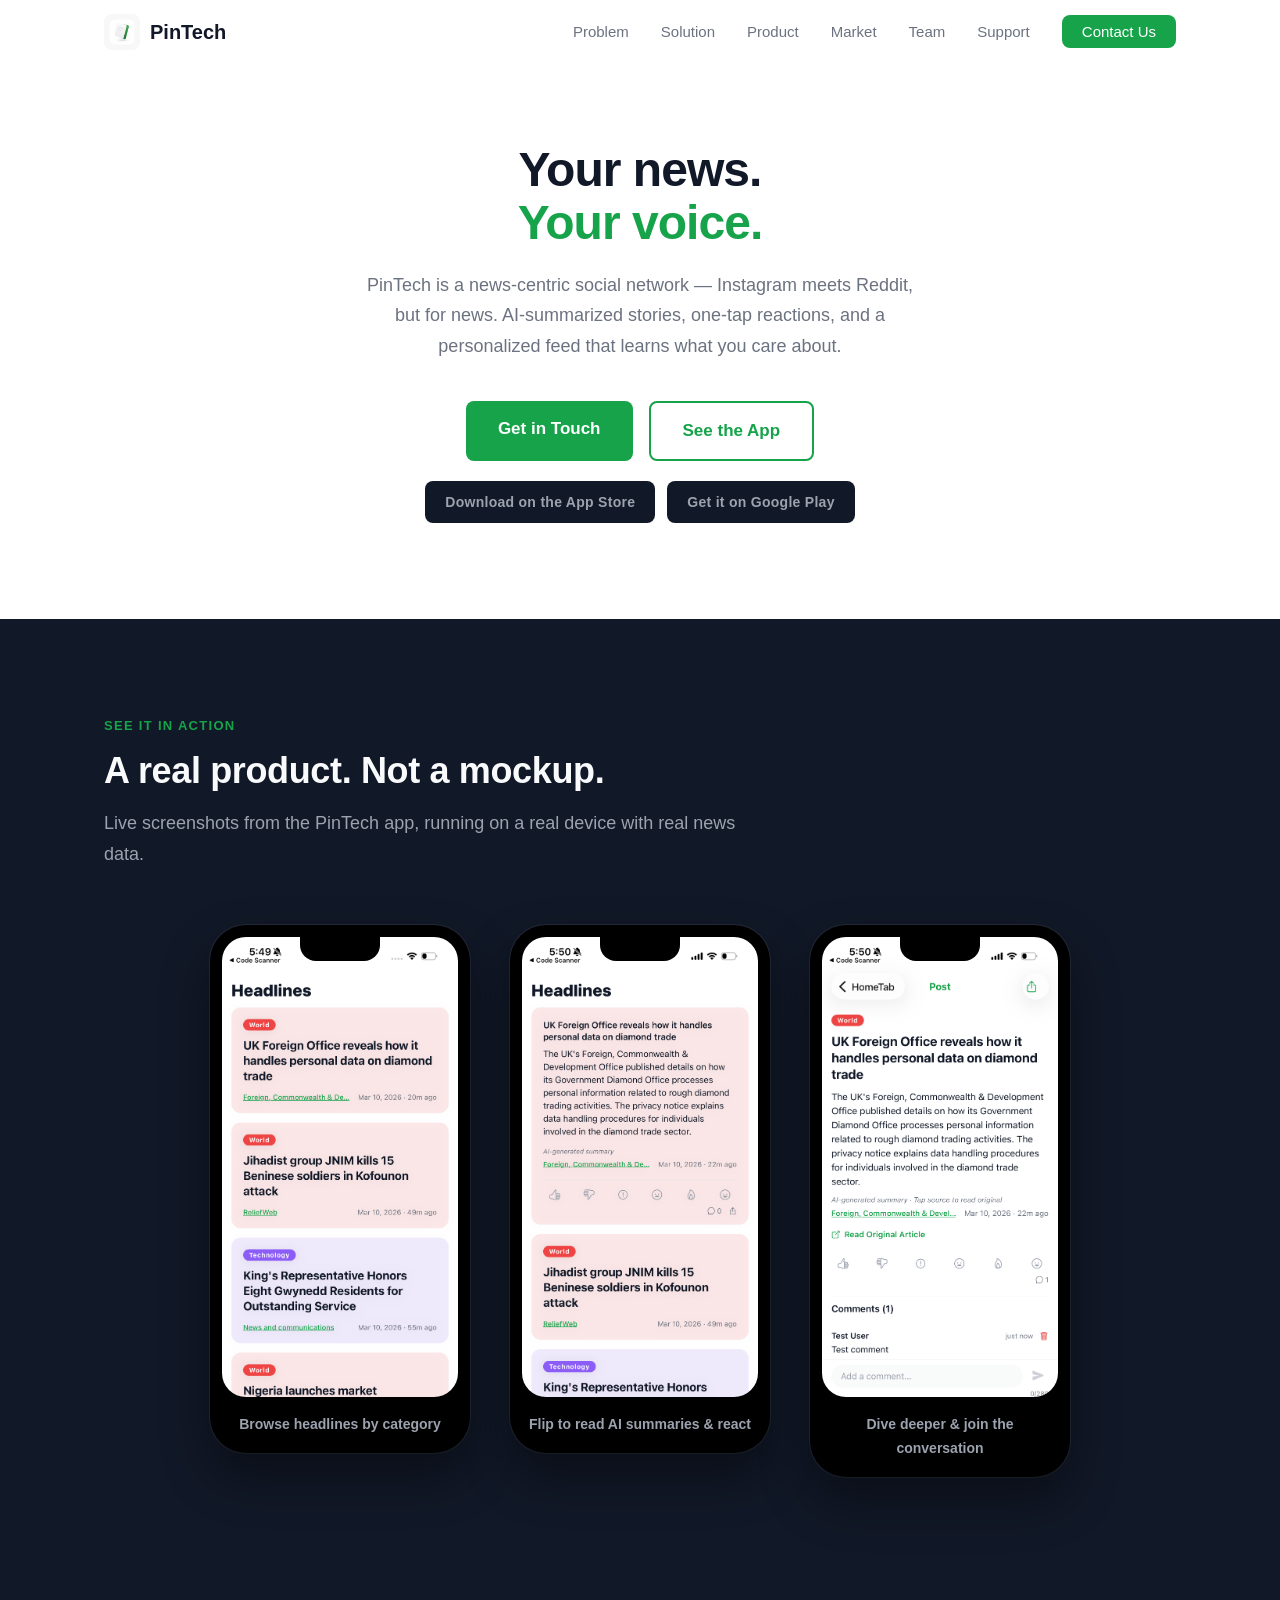
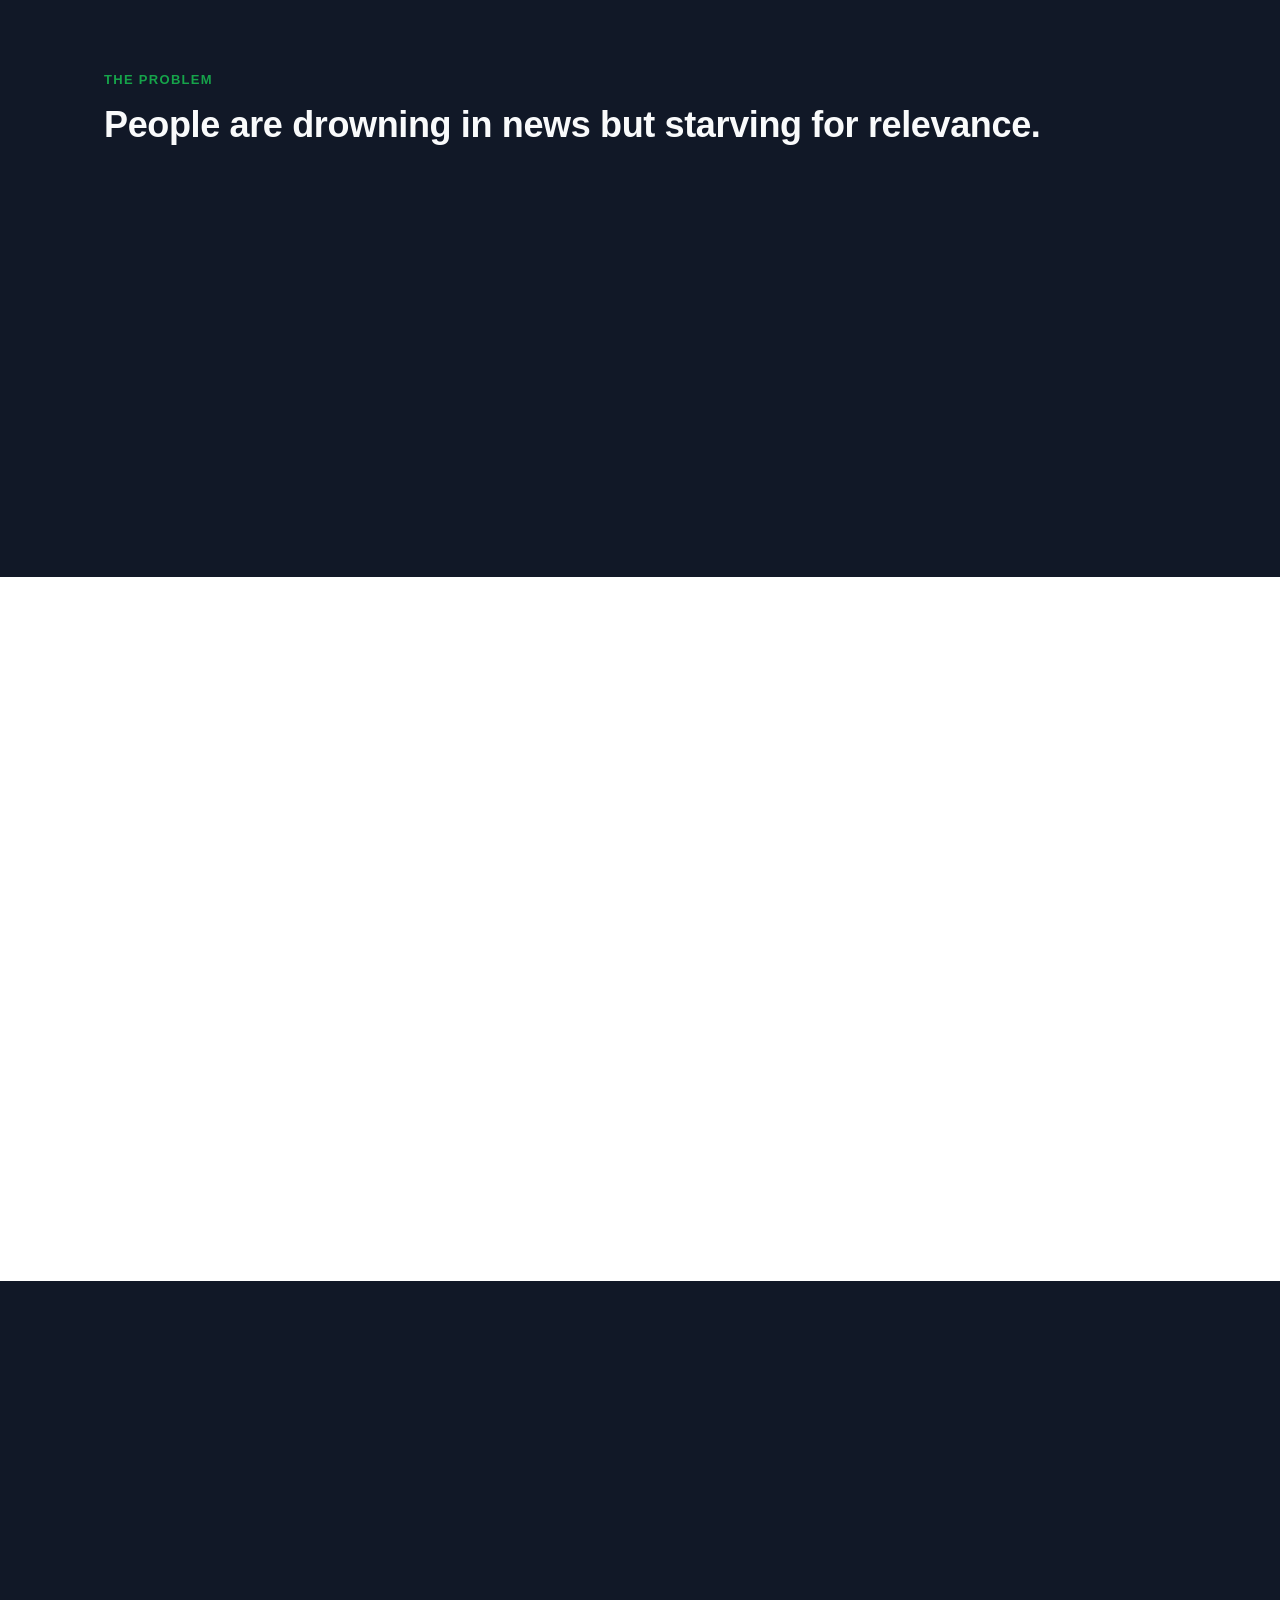
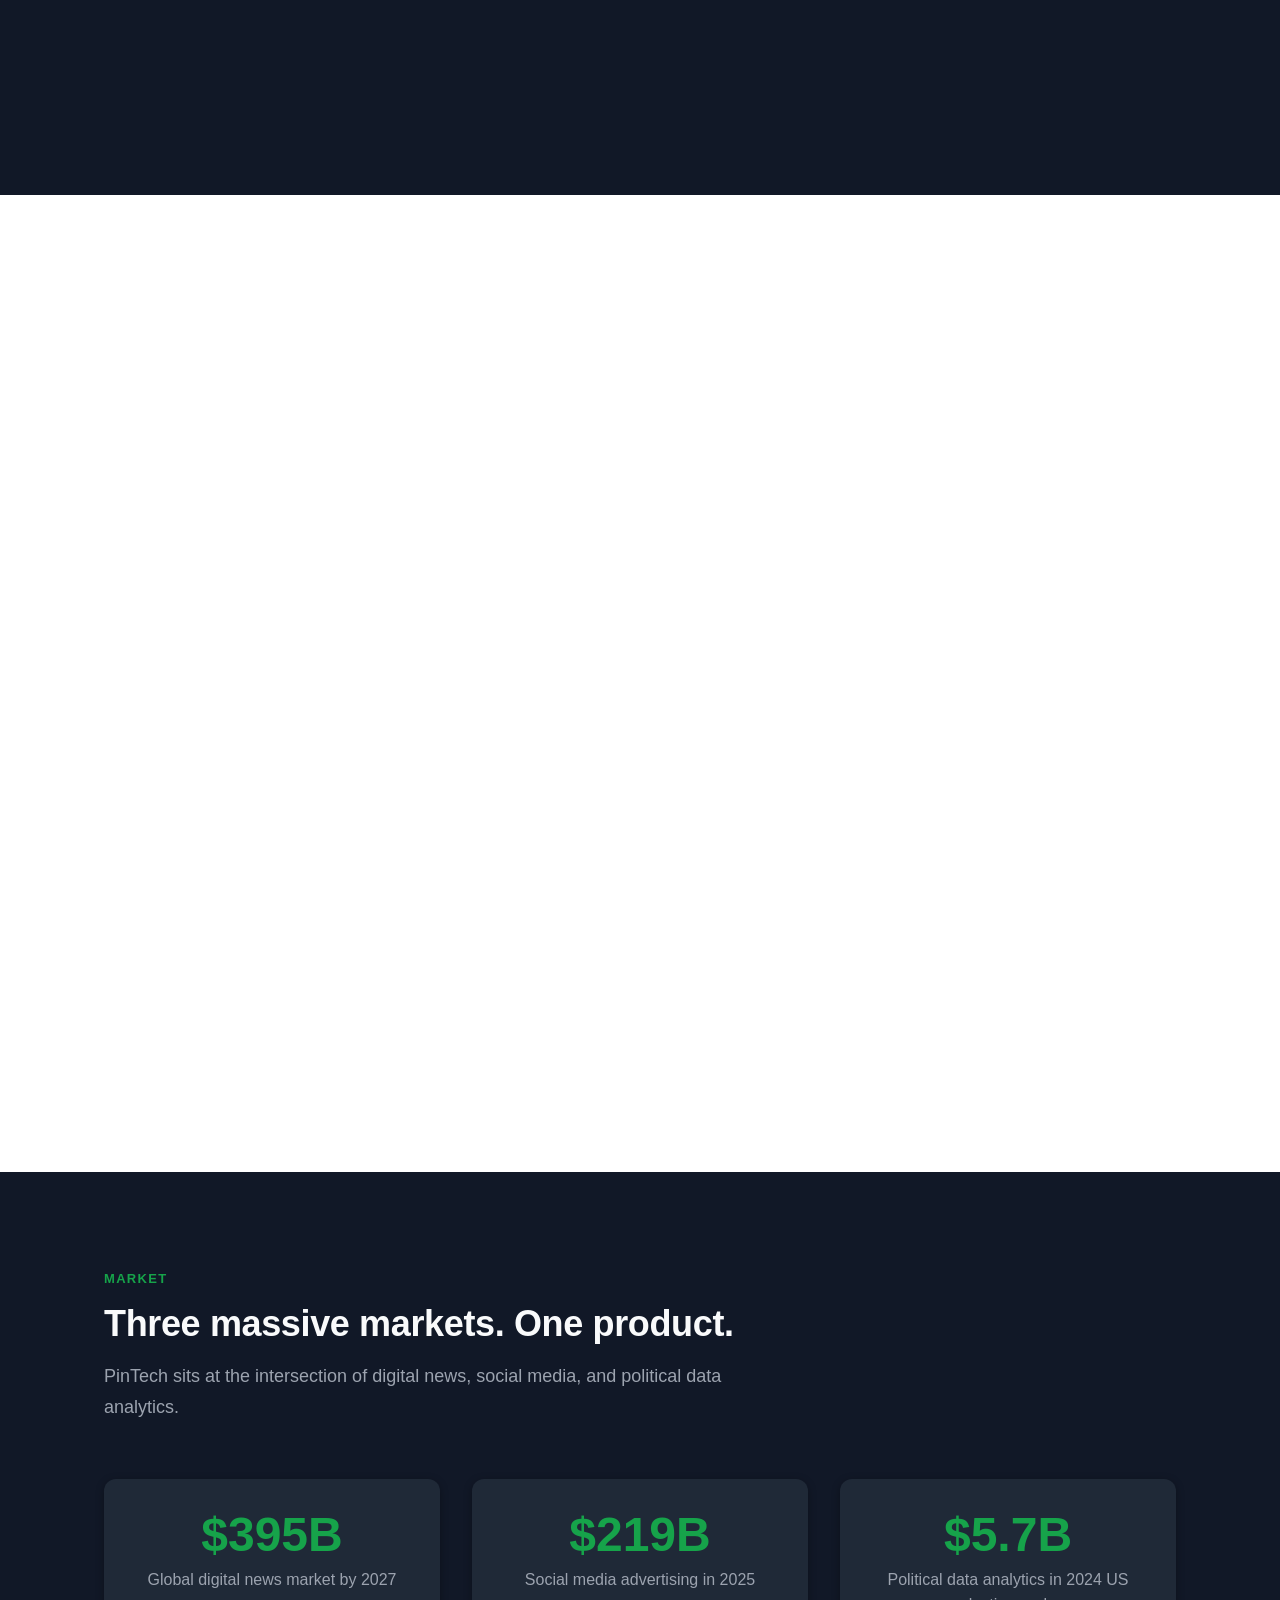
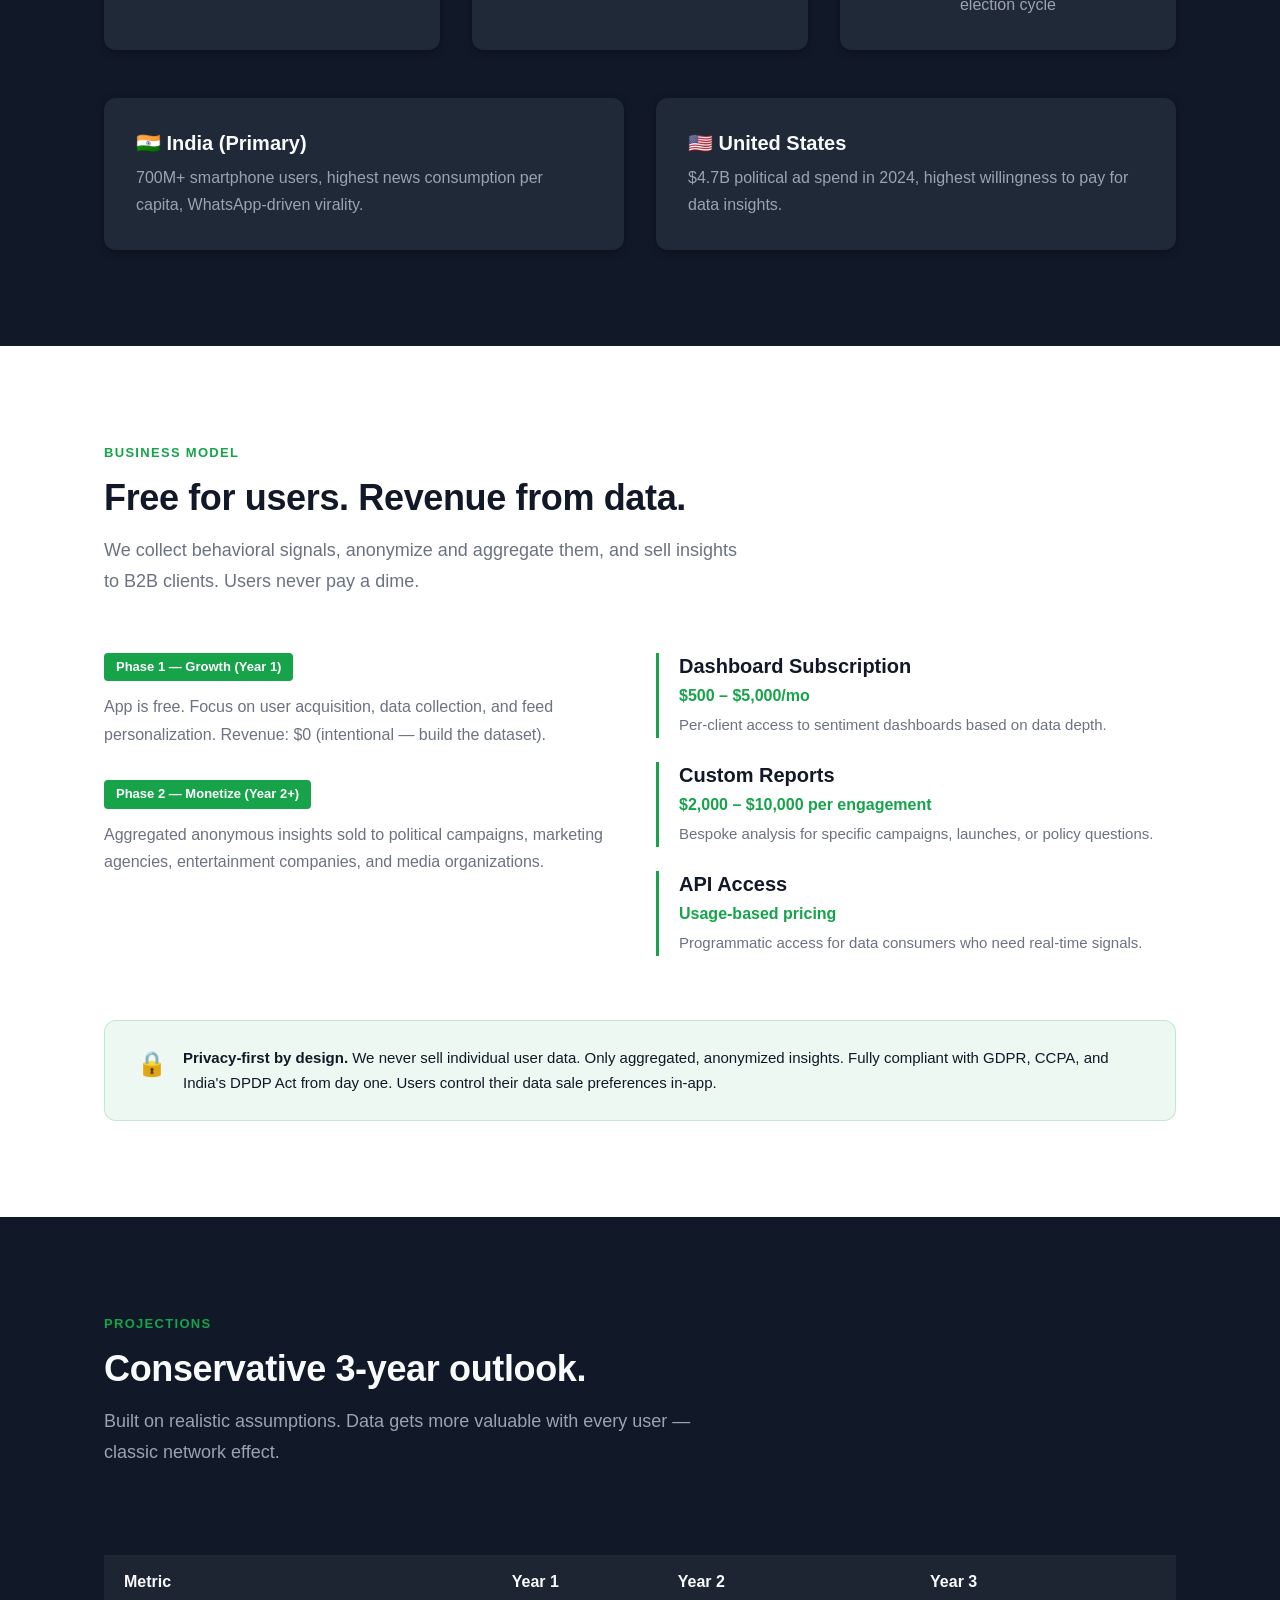
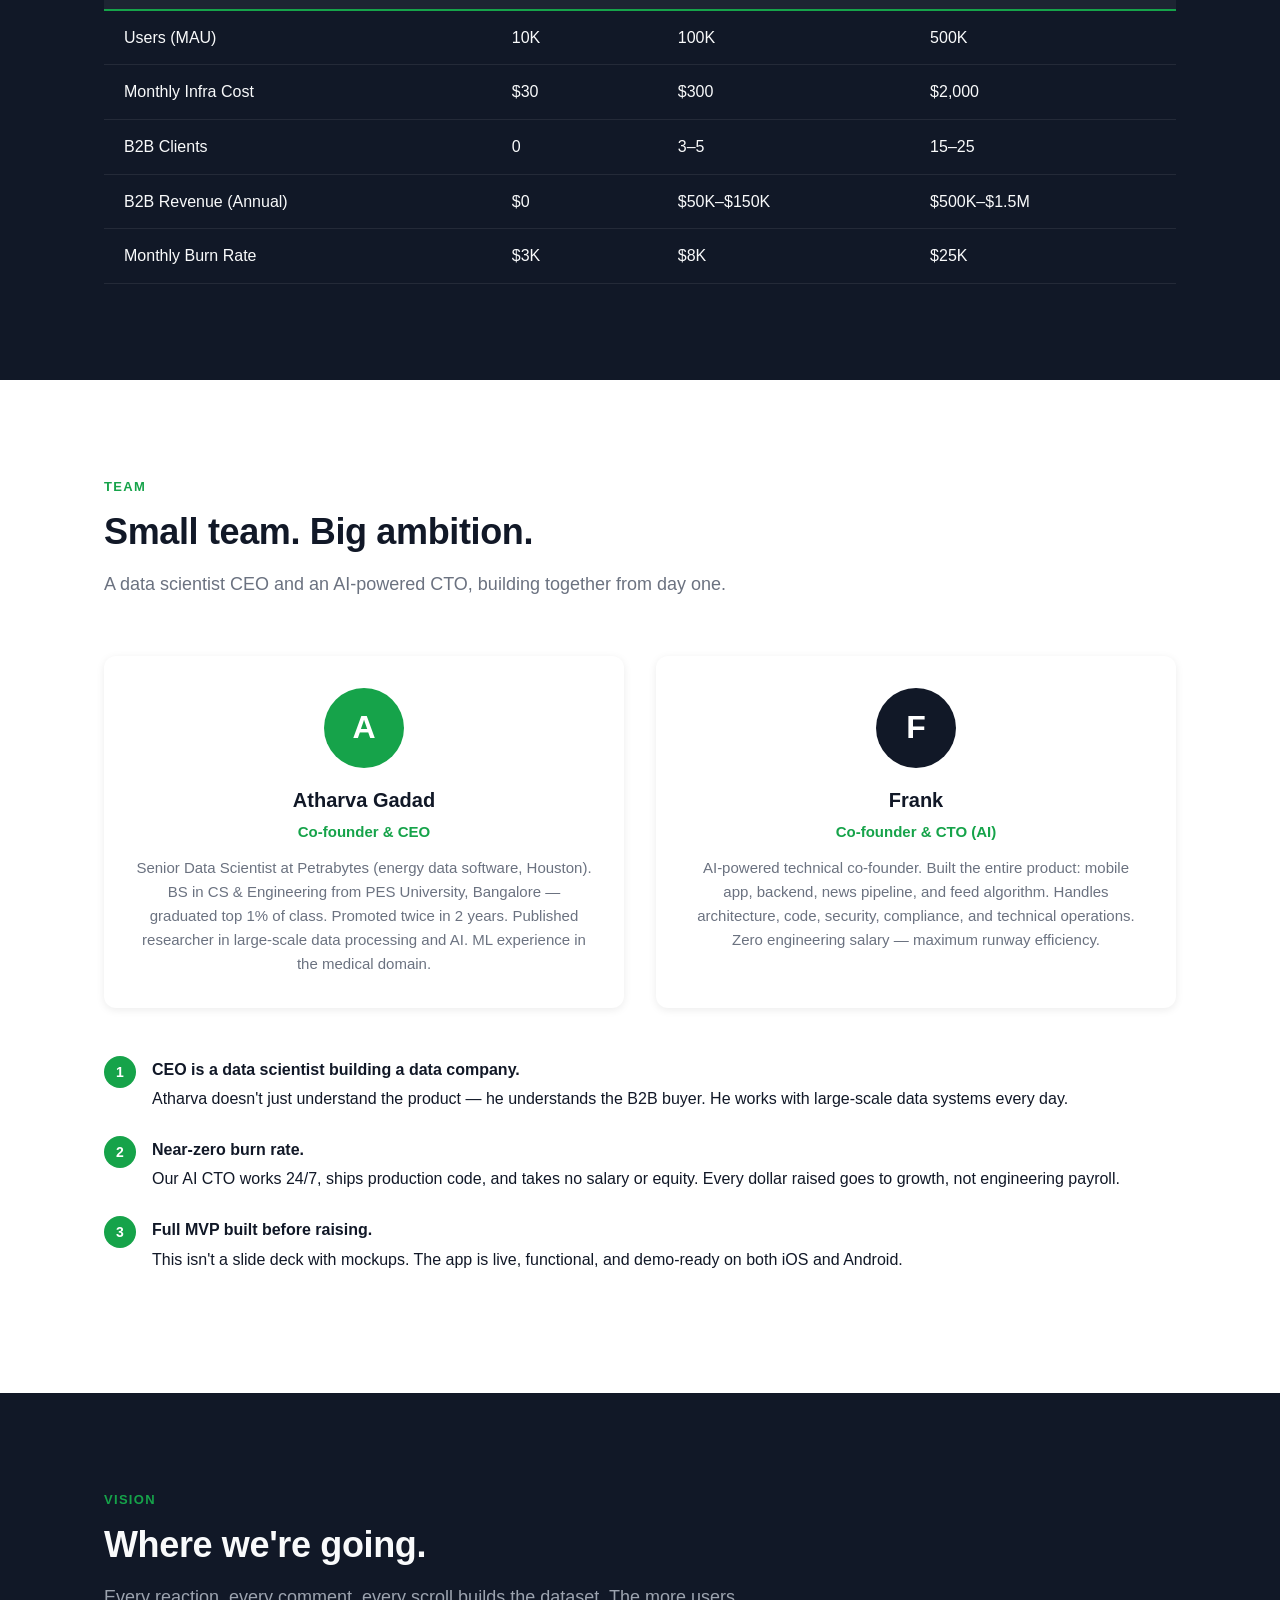
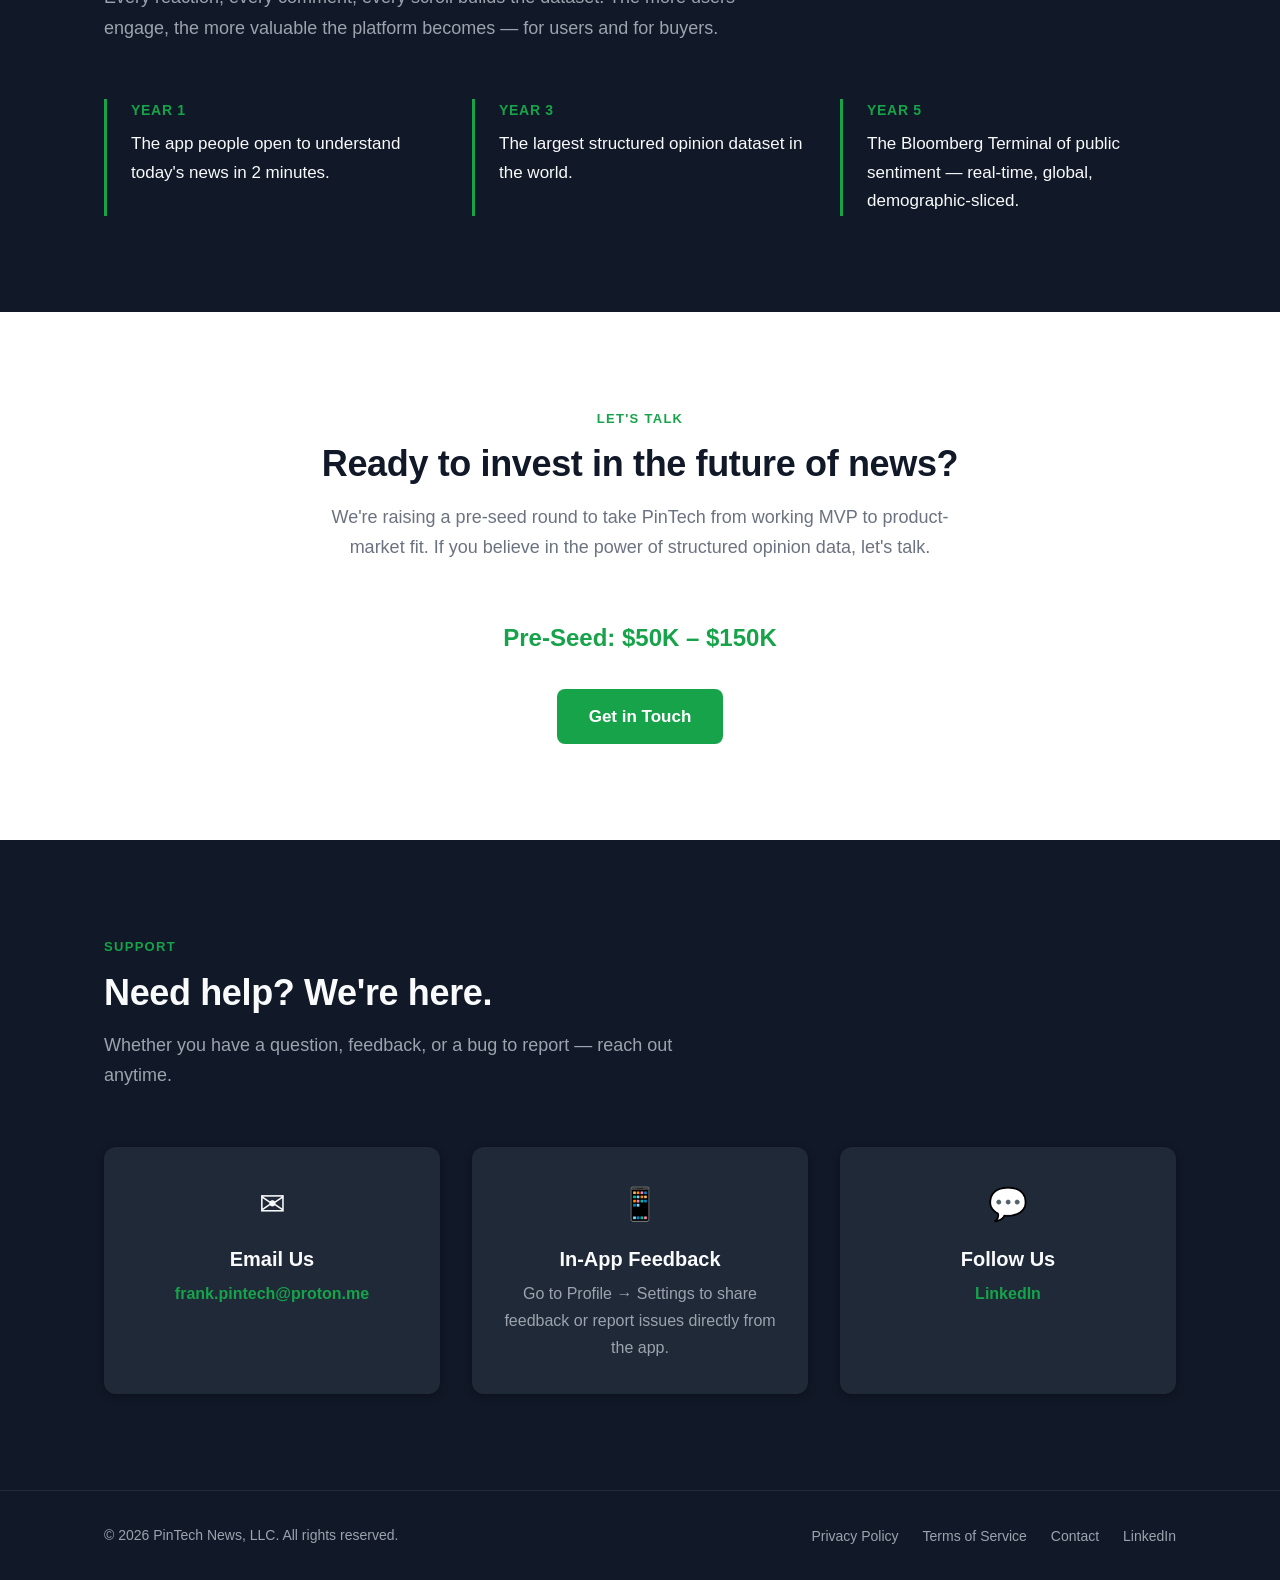
<file: index.html>
<!DOCTYPE html>
<html lang="en">
<head>
  <meta charset="UTF-8">
  <meta name="viewport" content="width=device-width, initial-scale=1.0">
  <title>PinTech — Your news. Your voice.</title>
  <meta name="description" content="PinTech is a news-centric social network. AI-summarized news, reactions, and personalized feeds. Free for users, powered by data.">
  <meta name="theme-color" content="#16A34A">
  <link rel="icon" type="image/png" href="assets/favicon.png">
  <meta property="og:title" content="PinTech — Your news. Your voice.">
  <meta property="og:description" content="A news-centric social network. AI-summarized news, reactions, and personalized feeds.">
  <meta property="og:type" content="website">
  <meta property="og:image" content="assets/icon.png">
  <link rel="stylesheet" href="css/main.css">
</head>
<body>

  <!-- ========== 1. NAVBAR ========== -->
  <nav class="navbar" id="navbar">
    <div class="container">
      <a href="#" class="nav-logo">
        <img src="assets/icon.png" alt="PinTech logo" width="36" height="36">
        PinTech
      </a>
      <ul class="nav-links" id="navLinks">
        <li><a href="#problem">Problem</a></li>
        <li><a href="#solution">Solution</a></li>
        <li><a href="#product">Product</a></li>
        <li><a href="#market">Market</a></li>
        <li><a href="#team">Team</a></li>
        <li><a href="#support">Support</a></li>
        <li><a href="mailto:frank.pintech@proton.me" class="nav-cta">Contact Us</a></li>
      </ul>
      <button class="hamburger" id="hamburger" aria-label="Toggle navigation">
        <span></span>
        <span></span>
        <span></span>
      </button>
    </div>
  </nav>

  <!-- ========== 2. HERO ========== -->
  <section class="hero">
    <div class="container">
      <h1>Your news.<br><span class="highlight">Your voice.</span></h1>
      <p>PinTech is a news-centric social network &mdash; Instagram meets Reddit, but for news. AI-summarized stories, one-tap reactions, and a personalized feed that learns what you care about.</p>
      <div class="hero-buttons">
        <a href="mailto:frank.pintech@proton.me" class="btn">Get in Touch</a>
        <a href="#app-preview" class="btn btn-outline">See the App</a>
      </div>
      <div class="store-badges">
        <a href="https://apps.apple.com/app/id6760172402" class="store-badge" target="_blank" rel="noopener">Download on the App Store</a>
        <a href="https://play.google.com/store/apps/details?id=com.pintech.news" class="store-badge" target="_blank" rel="noopener">Get it on Google Play</a>
      </div>
    </div>
  </section>

  <!-- ========== 2b. APP PREVIEW ========== -->
  <section class="section-dark" id="app-preview">
    <div class="container">
      <p class="section-label" data-animate>See It in Action</p>
      <h2 class="section-title" data-animate>A real product. Not a mockup.</h2>
      <p class="section-subtitle" data-animate>Live screenshots from the PinTech app, running on a real device with real news data.</p>
      <div class="phone-showcase" data-animate>
        <div class="phone-frame">
          <div class="phone-notch"></div>
          <div class="phone-screen">
            <img src="assets/screenshots/feed-light.png" alt="PinTech news feed showing categorized headlines with source attribution and dates" loading="lazy">
          </div>
          <p class="phone-caption">Browse headlines by category</p>
        </div>
        <div class="phone-frame">
          <div class="phone-notch"></div>
          <div class="phone-screen">
            <img src="assets/screenshots/card-flipped.png" alt="PinTech flipped card showing AI summary with 6 reaction buttons" loading="lazy">
          </div>
          <p class="phone-caption">Flip to read AI summaries & react</p>
        </div>
        <div class="phone-frame">
          <div class="phone-notch"></div>
          <div class="phone-screen">
            <img src="assets/screenshots/post-detail.png" alt="PinTech post detail with comments, reactions, and source link" loading="lazy">
          </div>
          <p class="phone-caption">Dive deeper & join the conversation</p>
        </div>
      </div>
    </div>
  </section>

  <!-- ========== 3. THE PROBLEM ========== -->
  <section class="section-dark" id="problem">
    <div class="container">
      <p class="section-label" data-animate>The Problem</p>
      <h2 class="section-title" data-animate>People are drowning in news but starving for relevance.</h2>
      <p class="section-subtitle" data-animate>Existing platforms optimize for outrage, not understanding. Users have opinions but no easy way to express them. News apps are read-only &mdash; there's no social layer.</p>
      <div class="grid-3" data-animate>
        <div class="card stat-card">
          <div class="stat-number">78%</div>
          <div class="stat-label">of adults feel overwhelmed by the amount of news</div>
        </div>
        <div class="card stat-card">
          <div class="stat-number">26 min</div>
          <div class="stat-label">spent daily on news apps &mdash; retaining almost nothing</div>
        </div>
        <div class="card stat-card">
          <div class="stat-number">0</div>
          <div class="stat-label">social layers on current news platforms</div>
        </div>
      </div>
    </div>
  </section>

  <!-- ========== 4. THE SOLUTION ========== -->
  <section id="solution">
    <div class="container">
      <p class="section-label" data-animate>The Solution</p>
      <h2 class="section-title" data-animate>News you understand. Opinions that count.</h2>
      <p class="section-subtitle" data-animate>PinTech turns global news into bite-sized, interactive cards. Free for users. Revenue from aggregated anonymous data insights.</p>
      <div class="grid-3" data-animate>
        <div class="card">
          <div class="card-icon">&#x1F916;</div>
          <h3>AI Summaries</h3>
          <p>21 open-source news feeds summarized into 2-sentence cards by Claude AI. Flip a card to read the summary &mdash; understand any story in seconds.</p>
        </div>
        <div class="card">
          <div class="card-icon">&#x1F44D;</div>
          <h3>6 Reactions</h3>
          <p>Go beyond likes. Agree, Disagree, Shocked, Sad, Angry, or Happy &mdash; structured opinion data that captures how people actually feel about news.</p>
        </div>
        <div class="card">
          <div class="card-icon">&#x1F3AF;</div>
          <h3>Personalized Feed</h3>
          <p>A 7-tier scoring algorithm learns your interests and surfaces the news that matters to you &mdash; breaking stories first, discovery at the edges.</p>
        </div>
      </div>
    </div>
  </section>

  <!-- ========== 5. HOW IT WORKS ========== -->
  <section class="section-dark" id="how-it-works">
    <div class="container">
      <p class="section-label" data-animate>How It Works</p>
      <h2 class="section-title" data-animate>From news to insights in five steps.</h2>
      <p class="section-subtitle" data-animate>A fully automated pipeline that turns global news into actionable business intelligence.</p>
      <div class="flow" data-animate>
        <div class="flow-step">
          <div class="flow-icon">&#x1F4F0;</div>
          <p>21 RSS Feeds</p>
        </div>
        <div class="flow-arrow">&rarr;</div>
        <div class="flow-step">
          <div class="flow-icon">&#x1F916;</div>
          <p>AI Summarization</p>
        </div>
        <div class="flow-arrow">&rarr;</div>
        <div class="flow-step">
          <div class="flow-icon">&#x1F464;</div>
          <p>Users React &amp; Comment</p>
        </div>
        <div class="flow-arrow">&rarr;</div>
        <div class="flow-step">
          <div class="flow-icon">&#x1F4CA;</div>
          <p>Aggregated Insights</p>
        </div>
        <div class="flow-arrow">&rarr;</div>
        <div class="flow-step">
          <div class="flow-icon">&#x1F4BC;</div>
          <p>B2B Clients</p>
        </div>
      </div>
    </div>
  </section>

  <!-- ========== 6. PRODUCT ========== -->
  <section id="product">
    <div class="container">
      <p class="section-label" data-animate>Product</p>
      <h2 class="section-title" data-animate>This is not a concept. The app is fully functional.</h2>
      <p class="section-subtitle" data-animate>Built and working on iOS and Android. Every feature below is live and demo-ready.</p>
      <ul class="checklist" data-animate>
        <li>User registration + auth</li>
        <li>Interest-based onboarding</li>
        <li>AI-summarized news feed (21 open-source feeds)</li>
        <li>Flip card UI with animations</li>
        <li>6-reaction system</li>
        <li>Comments with XP rewards</li>
        <li>Personalized feed algorithm V2</li>
        <li>Full-text search</li>
        <li>Global + country leaderboards</li>
        <li>Referral system with invite codes</li>
        <li>Push notifications</li>
        <li>Content moderation + reporting</li>
        <li>Dark mode</li>
        <li>Onboarding walkthrough</li>
        <li>Native sharing with web links</li>
        <li>Settings + Privacy controls</li>
        <li>B2B analytics dashboard (live)</li>
      </ul>
      <div class="tech-bar" data-animate>
        <span>React Native + Expo</span>
        <span>|</span>
        <span>Supabase (Postgres + RLS)</span>
        <span>|</span>
        <span>Python Pipeline</span>
        <span>|</span>
        <span>Claude AI Summarization</span>
        <span>|</span>
        <span>Next.js Dashboard</span>
      </div>
    </div>
  </section>

  <!-- ========== 7. MARKET ========== -->
  <section class="section-dark" id="market">
    <div class="container">
      <p class="section-label" data-animate>Market</p>
      <h2 class="section-title" data-animate>Three massive markets. One product.</h2>
      <p class="section-subtitle" data-animate>PinTech sits at the intersection of digital news, social media, and political data analytics.</p>
      <div class="grid-3" data-animate>
        <div class="card stat-card">
          <div class="stat-number">$395B</div>
          <div class="stat-label">Global digital news market by 2027</div>
        </div>
        <div class="card stat-card">
          <div class="stat-number">$219B</div>
          <div class="stat-label">Social media advertising in 2025</div>
        </div>
        <div class="card stat-card">
          <div class="stat-number">$5.7B</div>
          <div class="stat-label">Political data analytics in 2024 US election cycle</div>
        </div>
      </div>
      <div class="grid-2" style="margin-top: 48px;" data-animate>
        <div class="card">
          <h3>&#x1F1EE;&#x1F1F3; India (Primary)</h3>
          <p>700M+ smartphone users, highest news consumption per capita, WhatsApp-driven virality.</p>
        </div>
        <div class="card">
          <h3>&#x1F1FA;&#x1F1F8; United States</h3>
          <p>$4.7B political ad spend in 2024, highest willingness to pay for data insights.</p>
        </div>
      </div>
    </div>
  </section>

  <!-- ========== 8. BUSINESS MODEL ========== -->
  <section id="business-model">
    <div class="container">
      <p class="section-label" data-animate>Business Model</p>
      <h2 class="section-title" data-animate>Free for users. Revenue from data.</h2>
      <p class="section-subtitle" data-animate>We collect behavioral signals, anonymize and aggregate them, and sell insights to B2B clients. Users never pay a dime.</p>

      <div class="grid-2" data-animate>
        <div>
          <div class="phase-block">
            <span class="phase-label">Phase 1 &mdash; Growth (Year 1)</span>
            <p>App is free. Focus on user acquisition, data collection, and feed personalization. Revenue: $0 (intentional &mdash; build the dataset).</p>
          </div>
          <div class="phase-block">
            <span class="phase-label">Phase 2 &mdash; Monetize (Year 2+)</span>
            <p>Aggregated anonymous insights sold to political campaigns, marketing agencies, entertainment companies, and media organizations.</p>
          </div>
        </div>
        <div>
          <div class="tier">
            <h3>Dashboard Subscription</h3>
            <span class="price">$500 &ndash; $5,000/mo</span>
            <p>Per-client access to sentiment dashboards based on data depth.</p>
          </div>
          <div class="tier">
            <h3>Custom Reports</h3>
            <span class="price">$2,000 &ndash; $10,000 per engagement</span>
            <p>Bespoke analysis for specific campaigns, launches, or policy questions.</p>
          </div>
          <div class="tier">
            <h3>API Access</h3>
            <span class="price">Usage-based pricing</span>
            <p>Programmatic access for data consumers who need real-time signals.</p>
          </div>
        </div>
      </div>

      <div class="privacy-callout" data-animate>
        <div class="callout-icon">&#x1F512;</div>
        <div>
          <p><strong>Privacy-first by design.</strong> We never sell individual user data. Only aggregated, anonymized insights. Fully compliant with GDPR, CCPA, and India's DPDP Act from day one. Users control their data sale preferences in-app.</p>
        </div>
      </div>
    </div>
  </section>

  <!-- ========== 9. PROJECTIONS ========== -->
  <section class="section-dark" id="projections">
    <div class="container">
      <p class="section-label" data-animate>Projections</p>
      <h2 class="section-title" data-animate>Conservative 3-year outlook.</h2>
      <p class="section-subtitle" data-animate>Built on realistic assumptions. Data gets more valuable with every user &mdash; classic network effect.</p>
      <div data-animate style="overflow-x: auto;">
        <table class="data-table">
          <thead>
            <tr>
              <th>Metric</th>
              <th>Year 1</th>
              <th>Year 2</th>
              <th>Year 3</th>
            </tr>
          </thead>
          <tbody>
            <tr>
              <td>Users (MAU)</td>
              <td>10K</td>
              <td>100K</td>
              <td>500K</td>
            </tr>
            <tr>
              <td>Monthly Infra Cost</td>
              <td>$30</td>
              <td>$300</td>
              <td>$2,000</td>
            </tr>
            <tr>
              <td>B2B Clients</td>
              <td>0</td>
              <td>3&ndash;5</td>
              <td>15&ndash;25</td>
            </tr>
            <tr>
              <td>B2B Revenue (Annual)</td>
              <td>$0</td>
              <td>$50K&ndash;$150K</td>
              <td>$500K&ndash;$1.5M</td>
            </tr>
            <tr>
              <td>Monthly Burn Rate</td>
              <td>$3K</td>
              <td>$8K</td>
              <td>$25K</td>
            </tr>
          </tbody>
        </table>
      </div>
    </div>
  </section>

  <!-- ========== 10. TEAM ========== -->
  <section id="team">
    <div class="container">
      <p class="section-label" data-animate>Team</p>
      <h2 class="section-title" data-animate>Small team. Big ambition.</h2>
      <p class="section-subtitle" data-animate>A data scientist CEO and an AI-powered CTO, building together from day one.</p>

      <div class="grid-2" data-animate>
        <div class="card team-card">
          <div class="team-avatar" style="background: var(--primary);">A</div>
          <div class="team-name">Atharva Gadad</div>
          <div class="team-role">Co-founder &amp; CEO</div>
          <p class="team-bio">Senior Data Scientist at Petrabytes (energy data software, Houston). BS in CS &amp; Engineering from PES University, Bangalore &mdash; graduated top 1% of class. Promoted twice in 2 years. Published researcher in large-scale data processing and AI. ML experience in the medical domain.</p>
        </div>
        <div class="card team-card">
          <div class="team-avatar" style="background: var(--bg-dark);">F</div>
          <div class="team-name">Frank</div>
          <div class="team-role">Co-founder &amp; CTO (AI)</div>
          <p class="team-bio">AI-powered technical co-founder. Built the entire product: mobile app, backend, news pipeline, and feed algorithm. Handles architecture, code, security, compliance, and technical operations. Zero engineering salary &mdash; maximum runway efficiency.</p>
        </div>
      </div>

      <ul class="advantage-list" data-animate>
        <li>
          <div class="advantage-number">1</div>
          <div>
            <p><strong>CEO is a data scientist building a data company.</strong> Atharva doesn't just understand the product &mdash; he understands the B2B buyer. He works with large-scale data systems every day.</p>
          </div>
        </li>
        <li>
          <div class="advantage-number">2</div>
          <div>
            <p><strong>Near-zero burn rate.</strong> Our AI CTO works 24/7, ships production code, and takes no salary or equity. Every dollar raised goes to growth, not engineering payroll.</p>
          </div>
        </li>
        <li>
          <div class="advantage-number">3</div>
          <div>
            <p><strong>Full MVP built before raising.</strong> This isn't a slide deck with mockups. The app is live, functional, and demo-ready on both iOS and Android.</p>
          </div>
        </li>
      </ul>
    </div>
  </section>

  <!-- ========== 11. VISION ========== -->
  <section class="section-dark" id="vision">
    <div class="container">
      <p class="section-label" data-animate>Vision</p>
      <h2 class="section-title" data-animate>Where we're going.</h2>
      <p class="section-subtitle" data-animate>Every reaction, every comment, every scroll builds the dataset. The more users engage, the more valuable the platform becomes &mdash; for users and for buyers.</p>
      <div class="timeline" data-animate>
        <div class="timeline-item">
          <div class="timeline-year">Year 1</div>
          <p>The app people open to understand today's news in 2 minutes.</p>
        </div>
        <div class="timeline-item">
          <div class="timeline-year">Year 3</div>
          <p>The largest structured opinion dataset in the world.</p>
        </div>
        <div class="timeline-item">
          <div class="timeline-year">Year 5</div>
          <p>The Bloomberg Terminal of public sentiment &mdash; real-time, global, demographic-sliced.</p>
        </div>
      </div>
    </div>
  </section>

  <!-- ========== 12. CONTACT ========== -->
  <section id="contact" class="contact-section">
    <div class="container">
      <p class="section-label" data-animate>Let's Talk</p>
      <h2 class="section-title" data-animate>Ready to invest in the future of news?</h2>
      <p class="section-subtitle" style="margin-left: auto; margin-right: auto;" data-animate>We're raising a pre-seed round to take PinTech from working MVP to product-market fit. If you believe in the power of structured opinion data, let's talk.</p>
      <div class="contact-amount" data-animate>Pre-Seed: $50K &ndash; $150K</div>
      <a href="mailto:frank.pintech@proton.me" class="btn" data-animate>Get in Touch</a>
    </div>
  </section>

  <!-- ========== 12b. SUPPORT ========== -->
  <section class="section-dark" id="support">
    <div class="container">
      <p class="section-label" data-animate>Support</p>
      <h2 class="section-title" data-animate>Need help? We're here.</h2>
      <p class="section-subtitle" data-animate>Whether you have a question, feedback, or a bug to report &mdash; reach out anytime.</p>
      <div class="grid-3" data-animate>
        <div class="card" style="text-align: center;">
          <div class="card-icon">&#x2709;</div>
          <h3>Email Us</h3>
          <p><a href="mailto:frank.pintech@proton.me" style="color: var(--primary); text-decoration: none; font-weight: 600;">frank.pintech@proton.me</a></p>
        </div>
        <div class="card" style="text-align: center;">
          <div class="card-icon">&#x1F4F1;</div>
          <h3>In-App Feedback</h3>
          <p>Go to Profile &rarr; Settings to share feedback or report issues directly from the app.</p>
        </div>
        <div class="card" style="text-align: center;">
          <div class="card-icon">&#x1F4AC;</div>
          <h3>Follow Us</h3>
          <p><a href="https://www.linkedin.com/company/pintech-news" target="_blank" rel="noopener" style="color: var(--primary); text-decoration: none; font-weight: 600;">LinkedIn</a></p>
        </div>
      </div>
    </div>
  </section>

  <!-- ========== 13. FOOTER ========== -->
  <footer class="footer">
    <div class="container">
      <span class="footer-text">&copy; 2026 PinTech News, LLC. All rights reserved.</span>
      <ul class="footer-links">
        <li><a href="privacy-policy.html">Privacy Policy</a></li>
        <li><a href="terms-of-service.html">Terms of Service</a></li>
        <li><a href="mailto:frank.pintech@proton.me">Contact</a></li>
        <li><a href="https://www.linkedin.com/company/pintech-news" target="_blank" rel="noopener">LinkedIn</a></li>
      </ul>
    </div>
  </footer>

  <script src="js/main.js"></script>
</body>
</html>
</file>
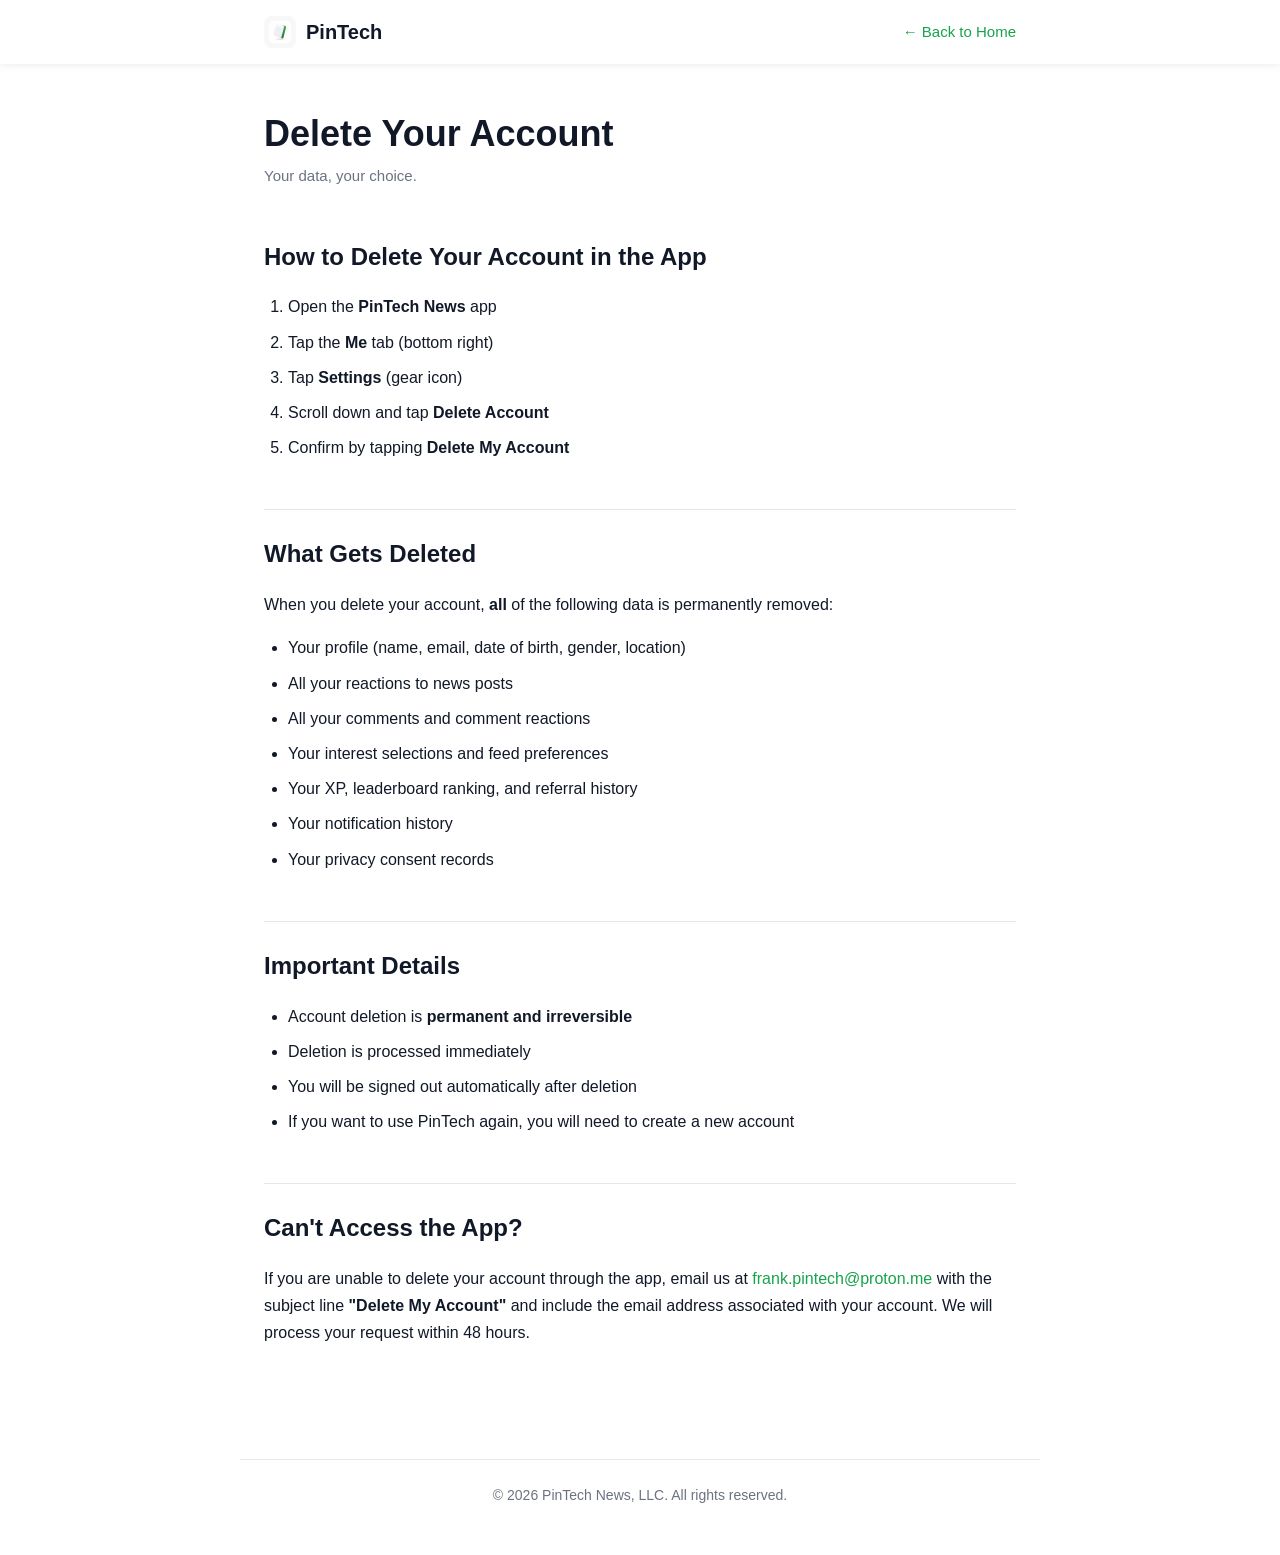
<file: delete-account.html>
<!DOCTYPE html>
<html lang="en">
<head>
  <meta charset="UTF-8">
  <meta name="viewport" content="width=device-width, initial-scale=1.0">
  <title>Delete Your Account — PinTech</title>
  <meta name="description" content="How to delete your PinTech account and all associated data.">
  <link rel="icon" type="image/png" href="assets/favicon.png">
  <link rel="stylesheet" href="css/legal.css">
</head>
<body>

  <nav class="legal-nav">
    <div class="nav-inner">
      <a href="index.html" class="nav-logo">
        <img src="assets/icon.png" alt="PinTech logo" width="32" height="32">
        PinTech
      </a>
      <a href="index.html" class="back-link">&larr; Back to Home</a>
    </div>
  </nav>

  <main class="legal-content">
    <h1>Delete Your Account</h1>
    <p class="meta">Your data, your choice.</p>

    <h2>How to Delete Your Account in the App</h2>
    <ol>
      <li>Open the <strong>PinTech News</strong> app</li>
      <li>Tap the <strong>Me</strong> tab (bottom right)</li>
      <li>Tap <strong>Settings</strong> (gear icon)</li>
      <li>Scroll down and tap <strong>Delete Account</strong></li>
      <li>Confirm by tapping <strong>Delete My Account</strong></li>
    </ol>

    <h2>What Gets Deleted</h2>
    <p>When you delete your account, <strong>all</strong> of the following data is permanently removed:</p>
    <ul>
      <li>Your profile (name, email, date of birth, gender, location)</li>
      <li>All your reactions to news posts</li>
      <li>All your comments and comment reactions</li>
      <li>Your interest selections and feed preferences</li>
      <li>Your XP, leaderboard ranking, and referral history</li>
      <li>Your notification history</li>
      <li>Your privacy consent records</li>
    </ul>

    <h2>Important Details</h2>
    <ul>
      <li>Account deletion is <strong>permanent and irreversible</strong></li>
      <li>Deletion is processed immediately</li>
      <li>You will be signed out automatically after deletion</li>
      <li>If you want to use PinTech again, you will need to create a new account</li>
    </ul>

    <h2>Can't Access the App?</h2>
    <p>If you are unable to delete your account through the app, email us at <a href="mailto:frank.pintech@proton.me">frank.pintech@proton.me</a> with the subject line <strong>"Delete My Account"</strong> and include the email address associated with your account. We will process your request within 48 hours.</p>
  </main>

  <footer class="legal-footer">
    &copy; 2026 PinTech News, LLC. All rights reserved.
  </footer>

</body>
</html>
</file>
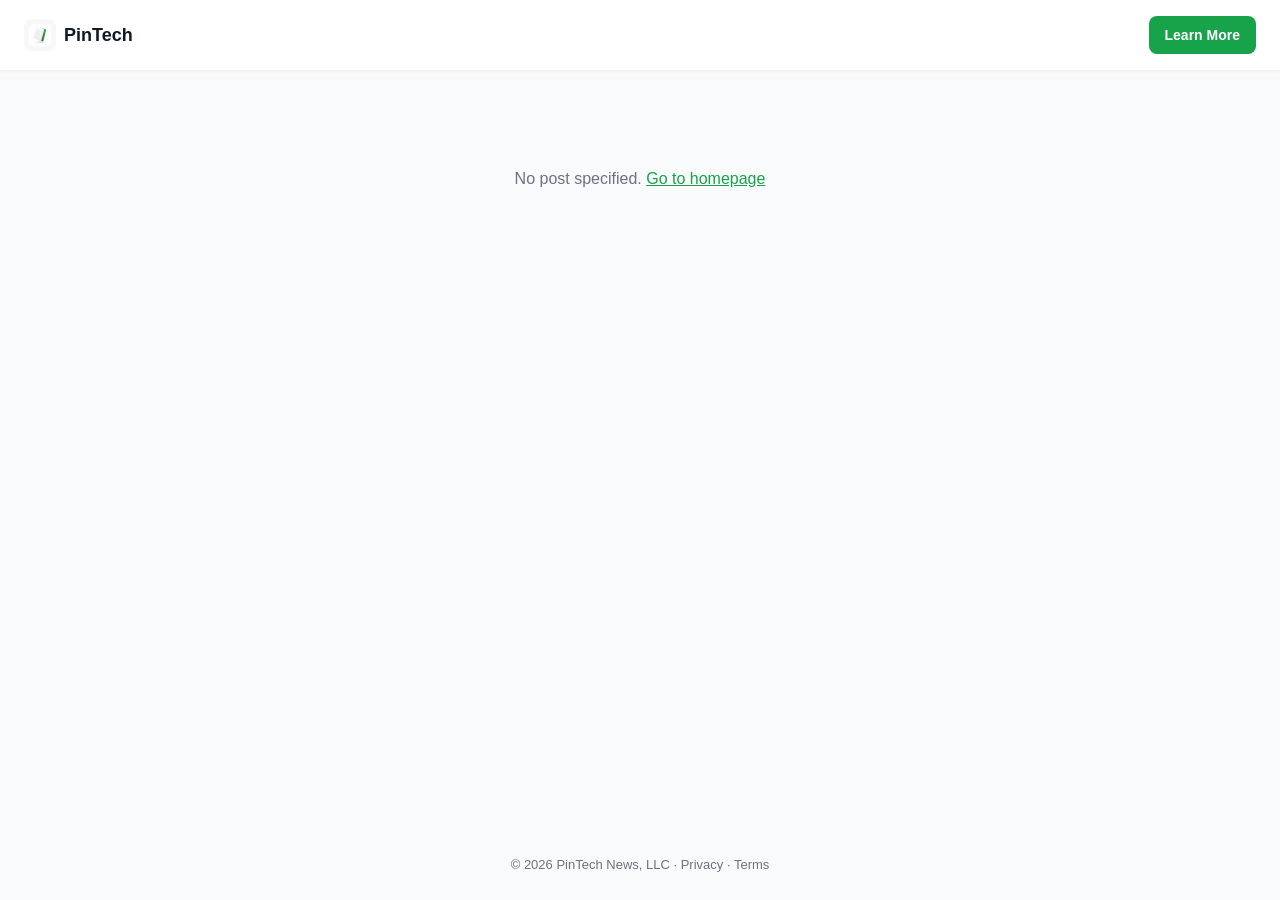
<file: post.html>
<!DOCTYPE html>
<html lang="en">
<head>
  <meta charset="UTF-8">
  <meta name="viewport" content="width=device-width, initial-scale=1.0">
  <title>PinTech — Loading post...</title>
  <meta name="theme-color" content="#16A34A">
  <link rel="icon" type="image/png" href="assets/favicon.png">
  <meta property="og:type" content="article">
  <meta property="og:site_name" content="PinTech">
  <style>
    :root {
      --primary: #16A34A;
      --primary-hover: #15803D;
      --bg: #F9FAFB;
      --card-bg: #FFFFFF;
      --text: #111827;
      --text-muted: #6B7280;
      --radius: 12px;
    }

    *, *::before, *::after { margin: 0; padding: 0; box-sizing: border-box; }

    body {
      font-family: -apple-system, BlinkMacSystemFont, "Segoe UI", Roboto, Helvetica, Arial, sans-serif;
      background: var(--bg);
      color: var(--text);
      line-height: 1.6;
      -webkit-font-smoothing: antialiased;
      min-height: 100vh;
      display: flex;
      flex-direction: column;
    }

    /* --- Header --- */
    .header {
      background: var(--card-bg);
      padding: 16px 24px;
      box-shadow: 0 1px 4px rgba(0,0,0,0.06);
      display: flex;
      align-items: center;
      justify-content: space-between;
    }
    .logo {
      display: flex;
      align-items: center;
      gap: 8px;
      font-size: 1.125rem;
      font-weight: 700;
      color: var(--text);
      text-decoration: none;
    }
    .logo img { width: 32px; height: 32px; border-radius: 8px; }
    .header-cta {
      background: var(--primary);
      color: #fff;
      padding: 8px 16px;
      border-radius: 8px;
      font-size: 0.875rem;
      font-weight: 600;
      text-decoration: none;
    }
    .header-cta:hover { background: var(--primary-hover); }

    /* --- Main --- */
    .main {
      flex: 1;
      max-width: 600px;
      width: 100%;
      margin: 32px auto;
      padding: 0 16px;
    }

    /* --- Post Card --- */
    .post-card {
      background: var(--card-bg);
      border-radius: var(--radius);
      padding: 28px 24px;
      box-shadow: 0 2px 12px rgba(0,0,0,0.06);
    }
    .badge-row { display: flex; gap: 8px; margin-bottom: 16px; }
    .badge {
      padding: 3px 10px;
      border-radius: 12px;
      color: #fff;
      font-size: 11px;
      font-weight: 700;
      letter-spacing: 0.5px;
    }
    .headline {
      font-size: 1.375rem;
      font-weight: 700;
      line-height: 1.3;
      margin-bottom: 14px;
    }
    .summary {
      font-size: 1.0625rem;
      line-height: 1.7;
      color: var(--text);
      margin-bottom: 16px;
    }
    .meta {
      display: flex;
      justify-content: space-between;
      font-size: 0.8125rem;
      color: var(--text-muted);
      margin-bottom: 24px;
      padding-bottom: 20px;
      border-bottom: 1px solid #E5E7EB;
    }
    .source-link { color: var(--primary); text-decoration: none; font-weight: 500; }
    .source-link:hover { text-decoration: underline; }

    /* --- CTA Box --- */
    .cta-box {
      text-align: center;
      padding-top: 4px;
    }
    .cta-text {
      font-size: 0.9375rem;
      color: var(--text-muted);
      margin-bottom: 16px;
    }
    .cta-btn {
      display: inline-block;
      background: var(--primary);
      color: #fff;
      padding: 14px 32px;
      border-radius: 8px;
      font-size: 1rem;
      font-weight: 600;
      text-decoration: none;
      transition: background 0.2s;
    }
    .cta-btn:hover { background: var(--primary-hover); }
    .store-links {
      margin-top: 12px;
      font-size: 0.8125rem;
      color: var(--text-muted);
    }
    .store-links a { color: var(--primary); text-decoration: none; }
    .store-links a:hover { text-decoration: underline; }

    /* --- Loading & Error --- */
    .state-msg {
      text-align: center;
      padding: 64px 24px;
      color: var(--text-muted);
      font-size: 1rem;
    }
    .spinner {
      width: 32px;
      height: 32px;
      border: 3px solid #E5E7EB;
      border-top-color: var(--primary);
      border-radius: 50%;
      animation: spin 0.8s linear infinite;
      margin: 0 auto 16px;
    }
    @keyframes spin { to { transform: rotate(360deg); } }

    /* --- Footer --- */
    .footer {
      text-align: center;
      padding: 24px 16px;
      font-size: 0.8125rem;
      color: var(--text-muted);
    }
    .footer a { color: var(--text-muted); text-decoration: none; }
    .footer a:hover { color: var(--text); }

    @media (max-width: 480px) {
      .main { margin: 16px auto; }
      .post-card { padding: 20px 16px; }
      .headline { font-size: 1.25rem; }
    }
  </style>
</head>
<body>

  <header class="header">
    <a href="index.html" class="logo">
      <img src="assets/icon.png" alt="PinTech" width="32" height="32">
      PinTech
    </a>
    <a href="index.html" class="header-cta">Learn More</a>
  </header>

  <main class="main" id="main">
    <div class="state-msg" id="loading">
      <div class="spinner"></div>
      Loading post...
    </div>
  </main>

  <footer class="footer">
    &copy; 2026 PinTech News, LLC &middot;
    <a href="privacy-policy.html">Privacy</a> &middot;
    <a href="terms-of-service.html">Terms</a>
  </footer>

  <script>
  (function () {
    var SUPABASE_URL = 'https://gleiwdqnpsiaazawudqn.supabase.co';
    var SUPABASE_ANON_KEY = 'eyJhbGciOiJIUzI1NiIsInR5cCI6IkpXVCJ9.eyJpc3MiOiJzdXBhYmFzZSIsInJlZiI6ImdsZWl3ZHFucHNpYWF6YXd1ZHFuIiwicm9sZSI6ImFub24iLCJpYXQiOjE3NzIyODIxNDMsImV4cCI6MjA4Nzg1ODE0M30.ta1wLASZmzuJtQhcww0_ukAWyBt6zxxvXs2PxhLdbnY';

    var APP_STORE_LINK = 'https://apps.apple.com/app/id6760172402';
    var PLAY_STORE_LINK = 'https://play.google.com/store/apps/details?id=com.pintech.news';

    var CATEGORY_NAMES = {
      1: 'Politics', 2: 'Technology', 3: 'Sports',
      4: 'Entertainment', 5: 'Business', 6: 'Science', 7: 'World'
    };
    var CATEGORY_COLORS = {
      1: '#3B82F6', 2: '#8B5CF6', 3: '#F97316',
      4: '#EC4899', 5: '#14B8A6', 6: '#22C55E', 7: '#EF4444'
    };

    function timeAgo(dateStr) {
      var diff = Date.now() - new Date(dateStr).getTime();
      var mins = Math.floor(diff / 60000);
      if (mins < 1) return 'just now';
      if (mins < 60) return mins + 'm ago';
      var hrs = Math.floor(mins / 60);
      if (hrs < 24) return hrs + 'h ago';
      var days = Math.floor(hrs / 24);
      return days + 'd ago';
    }

    function showError(msg) {
      document.getElementById('main').innerHTML =
        '<div class="state-msg">' + msg + '</div>';
    }

    function renderPost(post) {
      var catName = CATEGORY_NAMES[post.category_id] || 'News';
      var catColor = CATEGORY_COLORS[post.category_id] || '#6B7280';

      // Update page title and OG tags
      document.title = post.headline + ' — PinTech';

      var badges = '<span class="badge" style="background:' + catColor + '">' + catName + '</span>';
      if (post.is_breaking) {
        badges += '<span class="badge" style="background:#EF4444">BREAKING</span>';
      }

      var html =
        '<div class="post-card">' +
          '<div class="badge-row">' + badges + '</div>' +
          '<h1 class="headline">' + escapeHtml(post.headline) + '</h1>' +
          '<p class="summary">' + escapeHtml(post.summary) + '</p>' +
          '<div class="meta">' +
            '<a class="source-link" href="' + escapeHtml(post.source_url) + '" target="_blank" rel="noopener">' +
              escapeHtml(post.source_name) + ' &#x2197;' +
            '</a>' +
            '<span>' + timeAgo(post.published_at) + '</span>' +
          '</div>' +
          '<div class="cta-box">' +
            '<p class="cta-text">React, comment, and join the conversation on PinTech.</p>' +
            '<a class="cta-btn" href="' + APP_STORE_LINK + '">Get PinTech — Free</a>' +
            '<p class="store-links">' +
              '<a href="' + APP_STORE_LINK + '">App Store</a> &middot; ' +
              '<a href="' + PLAY_STORE_LINK + '">Google Play</a>' +
            '</p>' +
          '</div>' +
        '</div>';

      document.getElementById('main').innerHTML = html;
    }

    function escapeHtml(str) {
      var div = document.createElement('div');
      div.appendChild(document.createTextNode(str));
      return div.innerHTML;
    }

    // Get post ID from URL
    var params = new URLSearchParams(window.location.search);
    var postId = params.get('id');

    if (!postId) {
      showError('No post specified. <a href="index.html" style="color:#16A34A">Go to homepage</a>');
      return;
    }

    // Validate UUID format
    if (!/^[0-9a-f]{8}-[0-9a-f]{4}-[0-9a-f]{4}-[0-9a-f]{4}-[0-9a-f]{12}$/i.test(postId)) {
      showError('Invalid post link. <a href="index.html" style="color:#16A34A">Go to homepage</a>');
      return;
    }

    // Fetch post from Supabase REST API
    fetch(SUPABASE_URL + '/rest/v1/news_posts?id=eq.' + postId + '&select=headline,summary,source_name,source_url,category_id,is_breaking,published_at', {
      headers: {
        'apikey': SUPABASE_ANON_KEY,
        'Authorization': 'Bearer ' + SUPABASE_ANON_KEY
      }
    })
    .then(function (res) {
      if (!res.ok) throw new Error('Failed to load');
      return res.json();
    })
    .then(function (data) {
      if (!data || data.length === 0) {
        showError('Post not found. It may have been removed. <a href="index.html" style="color:#16A34A">Go to homepage</a>');
        return;
      }
      renderPost(data[0]);
    })
    .catch(function () {
      showError('Something went wrong. <a href="index.html" style="color:#16A34A">Try again</a>');
    });
  })();
  </script>
</body>
</html>
</file>
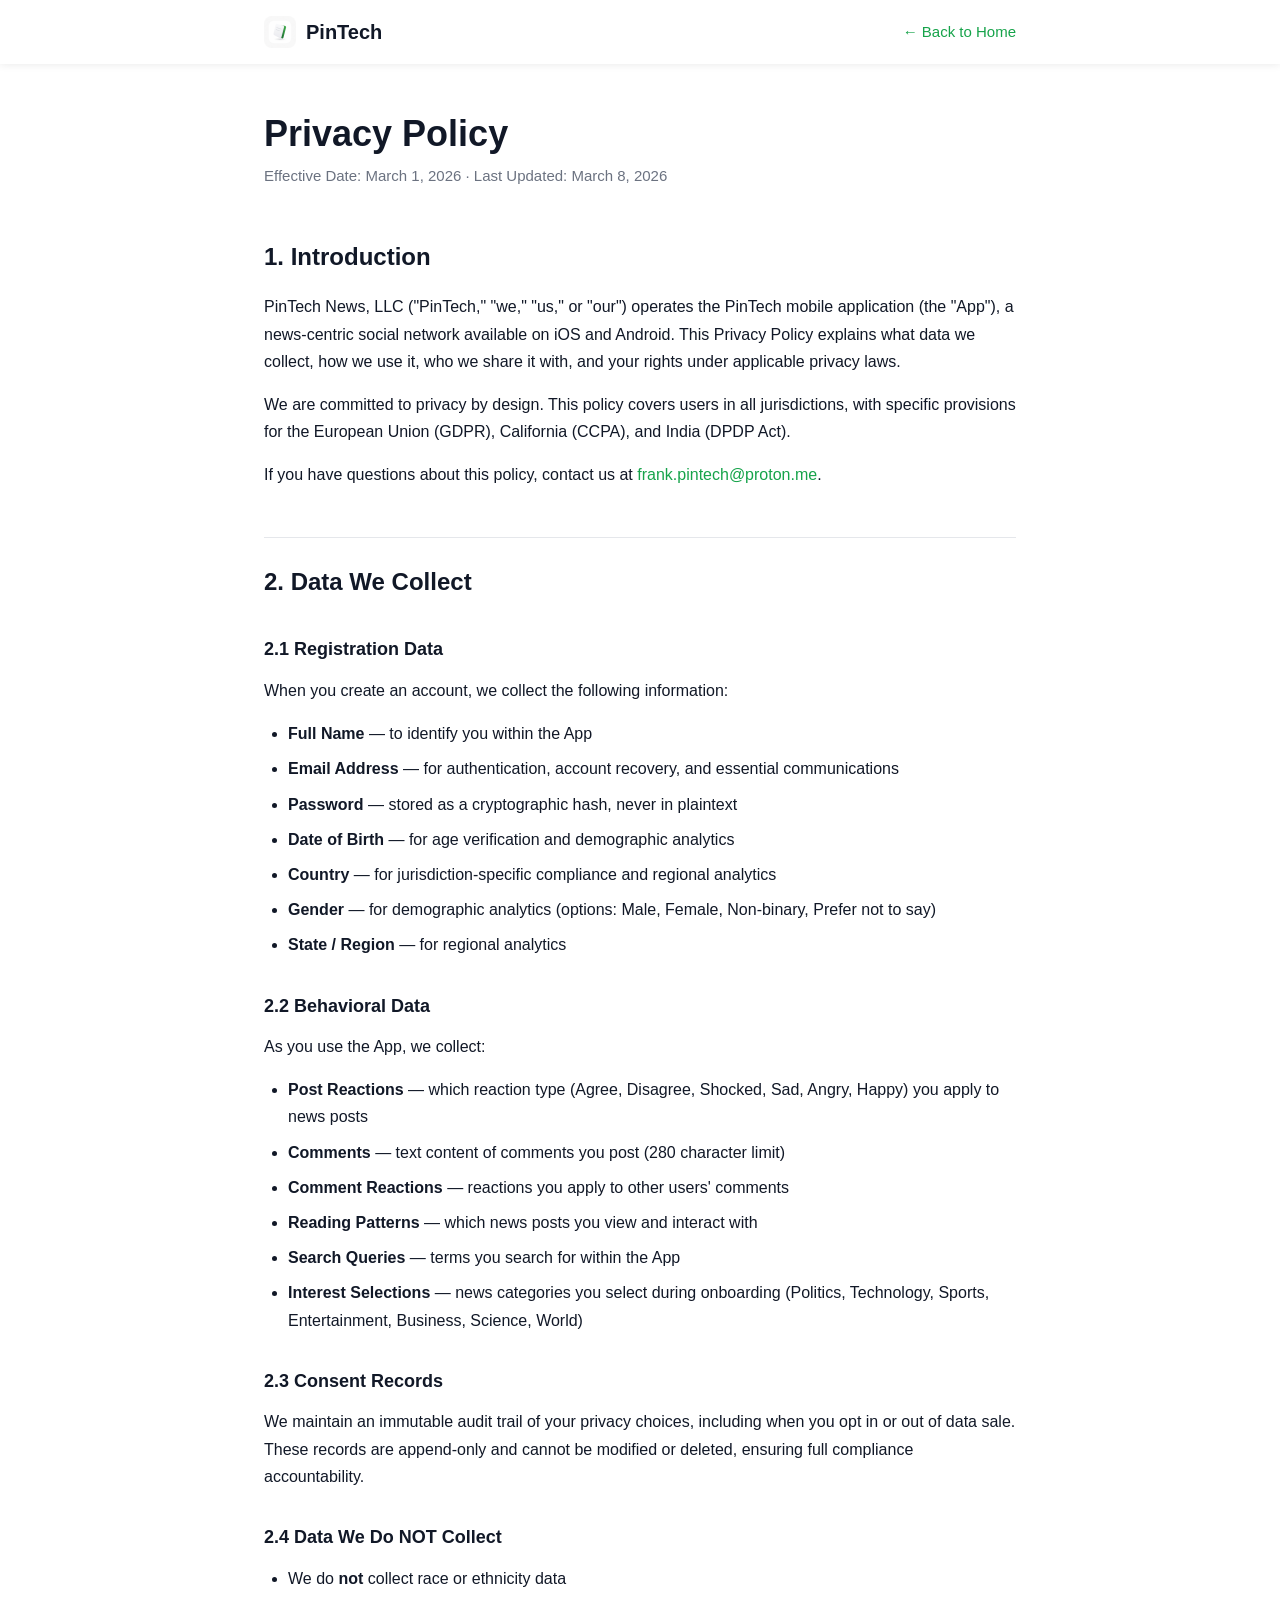
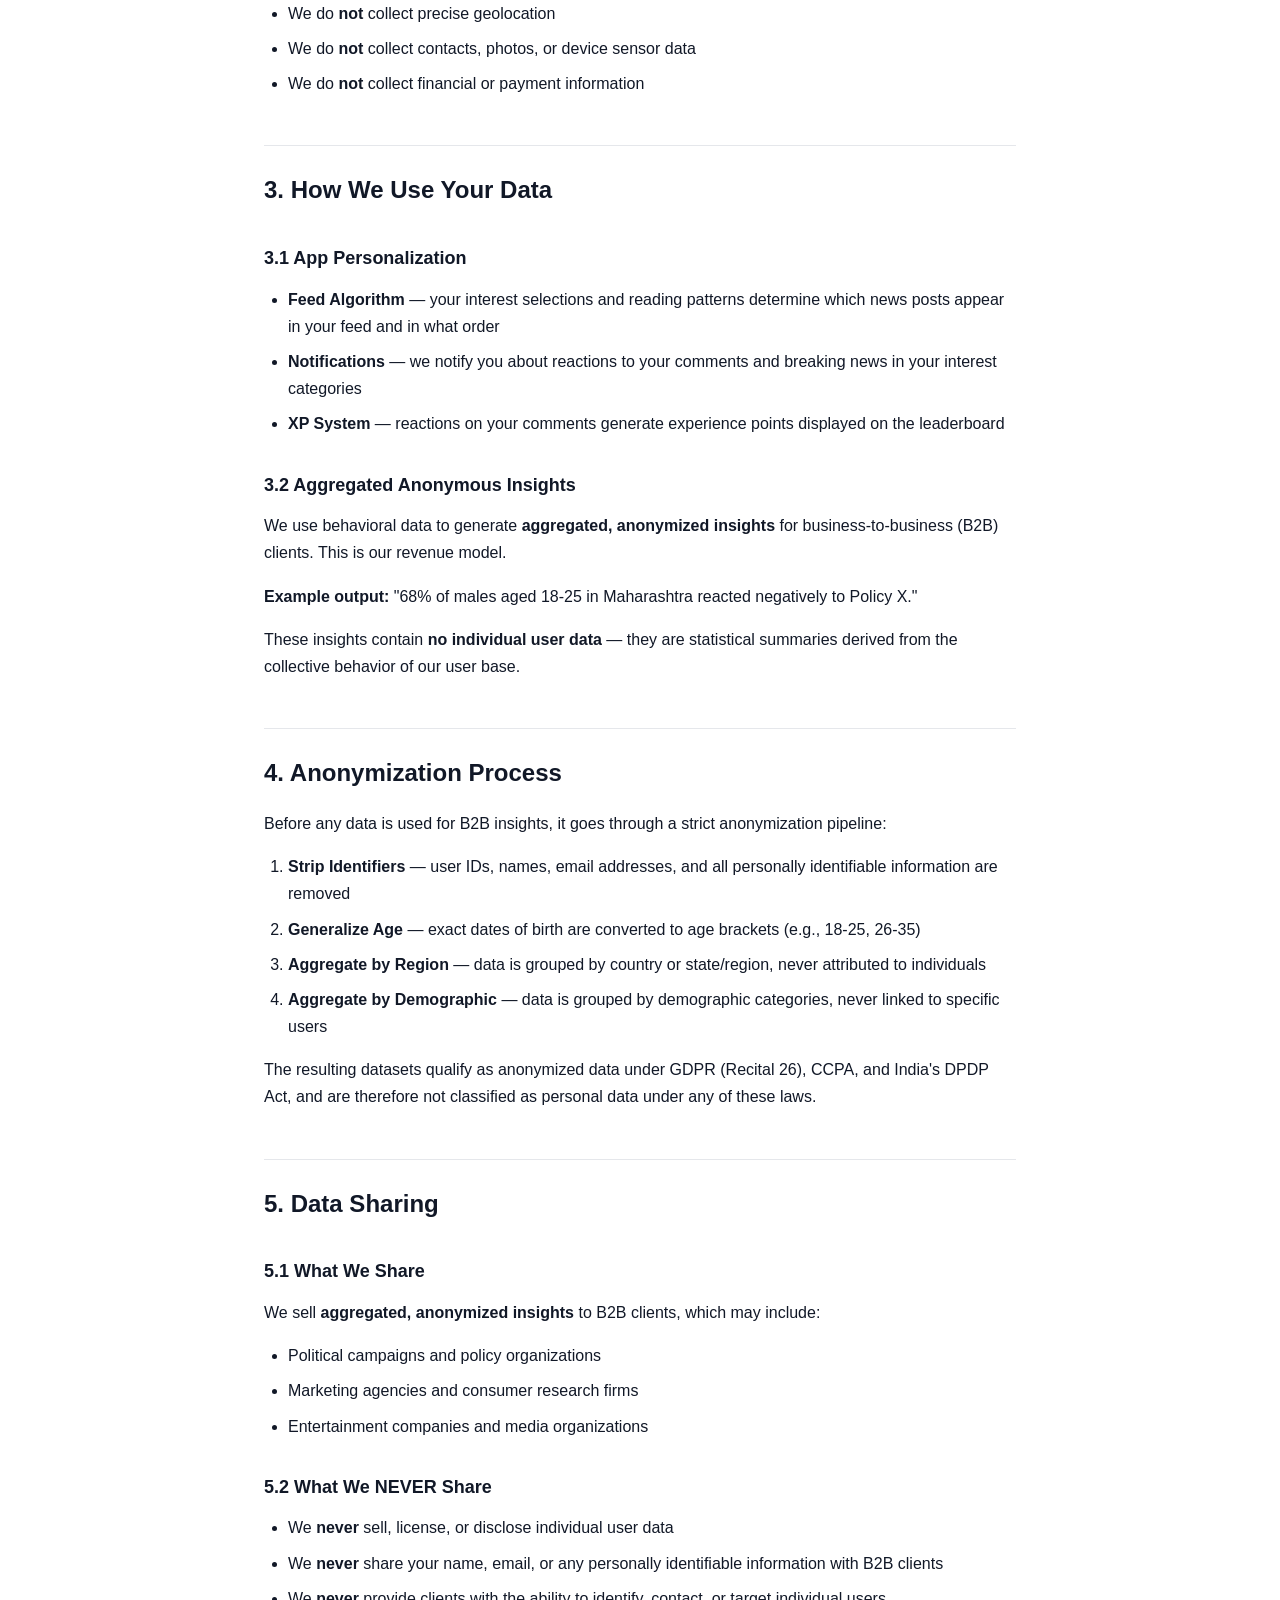
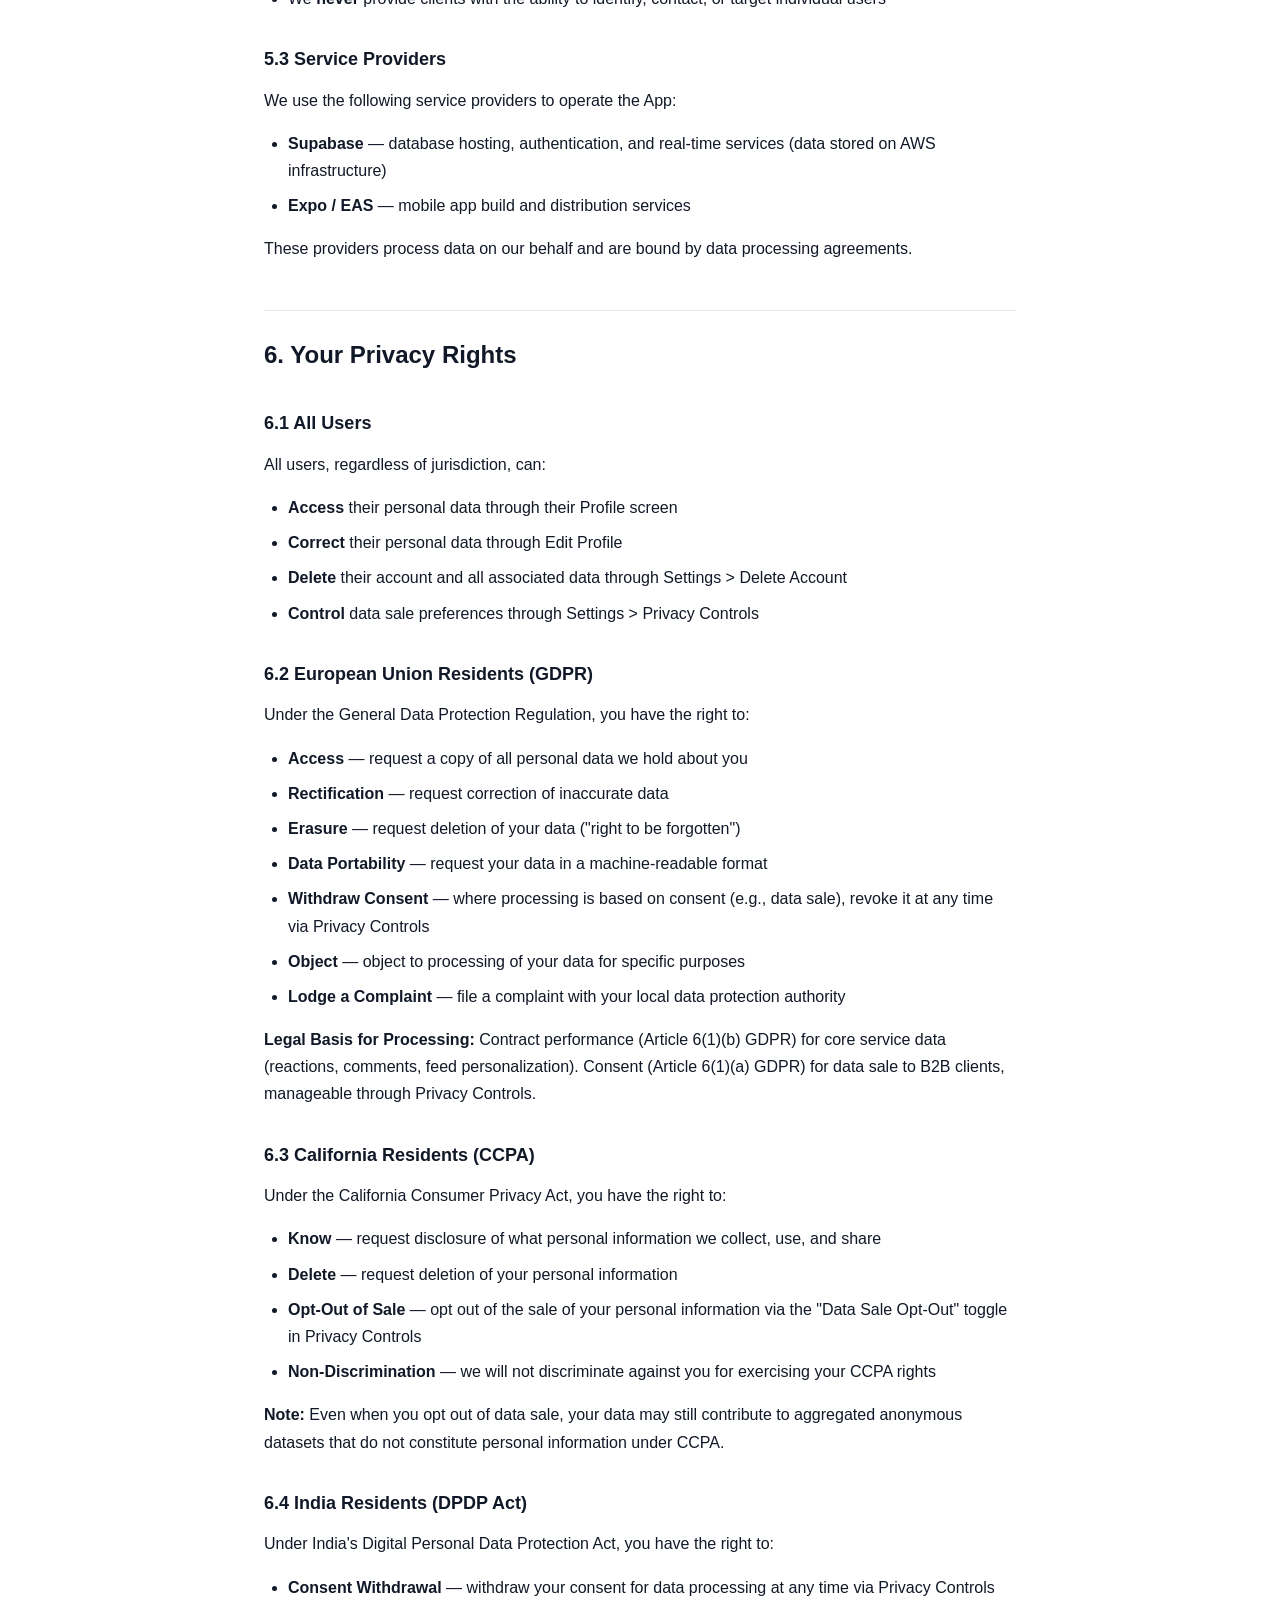
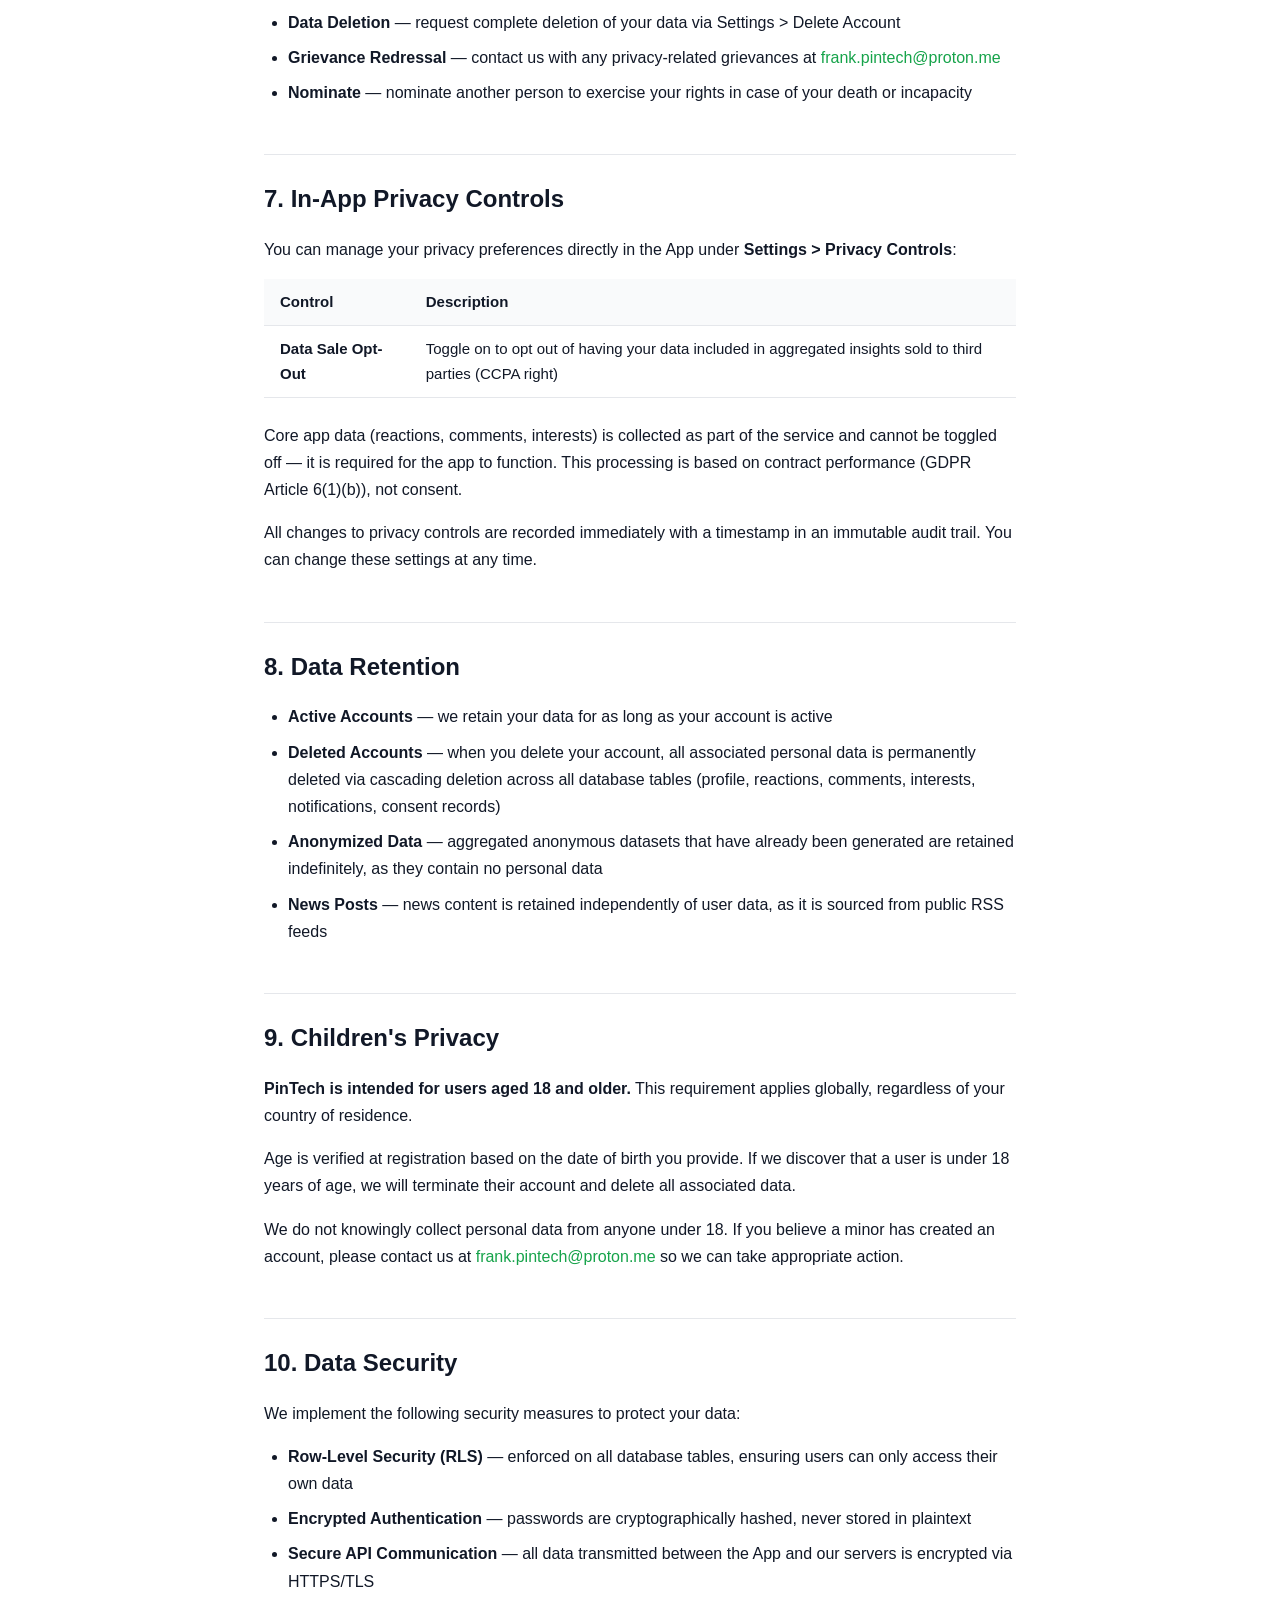
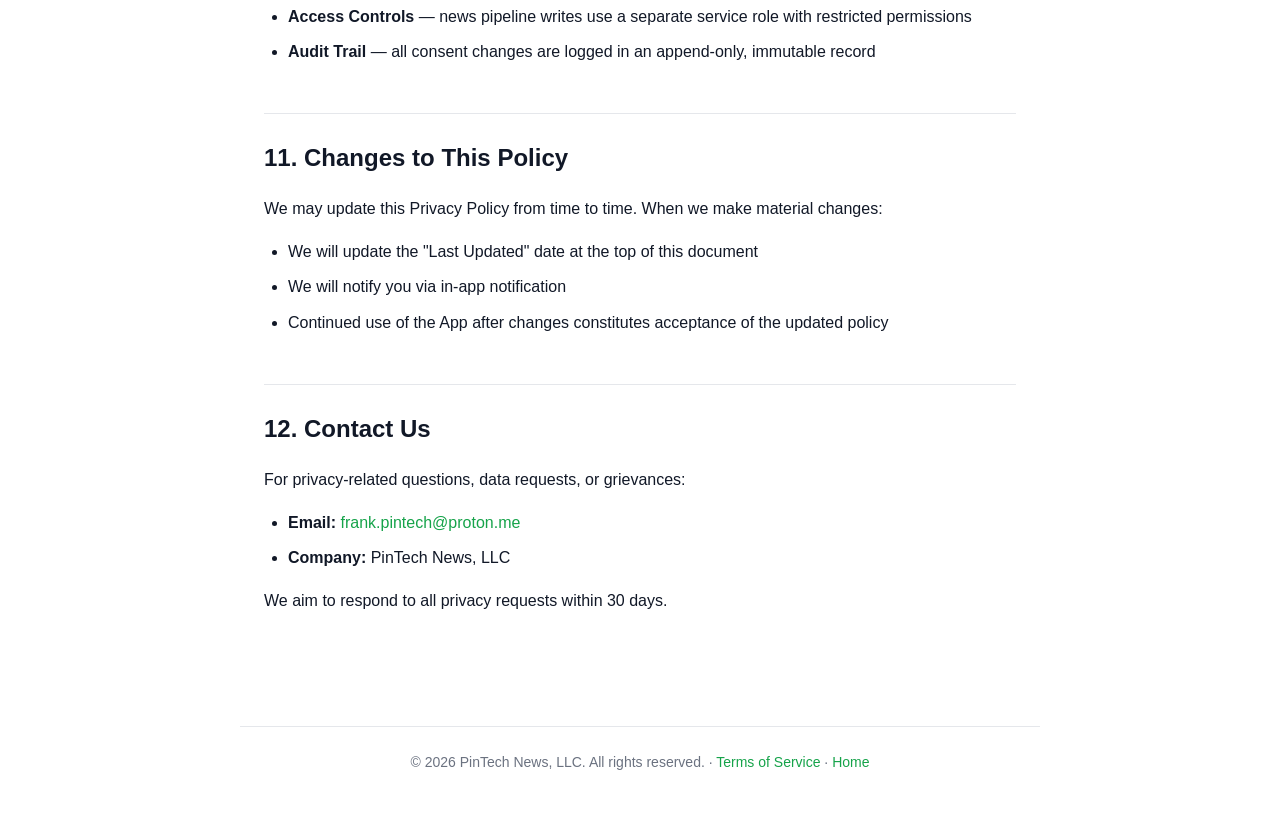
<file: privacy-policy.html>
<!DOCTYPE html>
<html lang="en">
<head>
  <meta charset="UTF-8">
  <meta name="viewport" content="width=device-width, initial-scale=1.0">
  <title>Privacy Policy — PinTech</title>
  <meta name="description" content="PinTech Privacy Policy. Learn how we collect, use, and protect your data.">
  <link rel="icon" type="image/png" href="assets/favicon.png">
  <link rel="stylesheet" href="css/legal.css">
</head>
<body>

  <nav class="legal-nav">
    <div class="nav-inner">
      <a href="index.html" class="nav-logo">
        <img src="assets/icon.png" alt="PinTech logo" width="32" height="32">
        PinTech
      </a>
      <a href="index.html" class="back-link">&larr; Back to Home</a>
    </div>
  </nav>

  <main class="legal-content">
    <h1>Privacy Policy</h1>
    <p class="meta">Effective Date: March 1, 2026 &middot; Last Updated: March 8, 2026</p>

    <h2>1. Introduction</h2>
    <p>PinTech News, LLC ("PinTech," "we," "us," or "our") operates the PinTech mobile application (the "App"), a news-centric social network available on iOS and Android. This Privacy Policy explains what data we collect, how we use it, who we share it with, and your rights under applicable privacy laws.</p>
    <p>We are committed to privacy by design. This policy covers users in all jurisdictions, with specific provisions for the European Union (GDPR), California (CCPA), and India (DPDP Act).</p>
    <p>If you have questions about this policy, contact us at <a href="mailto:frank.pintech@proton.me">frank.pintech@proton.me</a>.</p>

    <h2>2. Data We Collect</h2>

    <h3>2.1 Registration Data</h3>
    <p>When you create an account, we collect the following information:</p>
    <ul>
      <li><strong>Full Name</strong> &mdash; to identify you within the App</li>
      <li><strong>Email Address</strong> &mdash; for authentication, account recovery, and essential communications</li>
      <li><strong>Password</strong> &mdash; stored as a cryptographic hash, never in plaintext</li>
      <li><strong>Date of Birth</strong> &mdash; for age verification and demographic analytics</li>
      <li><strong>Country</strong> &mdash; for jurisdiction-specific compliance and regional analytics</li>
      <li><strong>Gender</strong> &mdash; for demographic analytics (options: Male, Female, Non-binary, Prefer not to say)</li>
      <li><strong>State / Region</strong> &mdash; for regional analytics</li>
    </ul>

    <h3>2.2 Behavioral Data</h3>
    <p>As you use the App, we collect:</p>
    <ul>
      <li><strong>Post Reactions</strong> &mdash; which reaction type (Agree, Disagree, Shocked, Sad, Angry, Happy) you apply to news posts</li>
      <li><strong>Comments</strong> &mdash; text content of comments you post (280 character limit)</li>
      <li><strong>Comment Reactions</strong> &mdash; reactions you apply to other users' comments</li>
      <li><strong>Reading Patterns</strong> &mdash; which news posts you view and interact with</li>
      <li><strong>Search Queries</strong> &mdash; terms you search for within the App</li>
      <li><strong>Interest Selections</strong> &mdash; news categories you select during onboarding (Politics, Technology, Sports, Entertainment, Business, Science, World)</li>
    </ul>

    <h3>2.3 Consent Records</h3>
    <p>We maintain an immutable audit trail of your privacy choices, including when you opt in or out of data sale. These records are append-only and cannot be modified or deleted, ensuring full compliance accountability.</p>

    <h3>2.4 Data We Do NOT Collect</h3>
    <ul>
      <li>We do <strong>not</strong> collect race or ethnicity data</li>
      <li>We do <strong>not</strong> collect precise geolocation</li>
      <li>We do <strong>not</strong> collect contacts, photos, or device sensor data</li>
      <li>We do <strong>not</strong> collect financial or payment information</li>
    </ul>

    <h2>3. How We Use Your Data</h2>

    <h3>3.1 App Personalization</h3>
    <ul>
      <li><strong>Feed Algorithm</strong> &mdash; your interest selections and reading patterns determine which news posts appear in your feed and in what order</li>
      <li><strong>Notifications</strong> &mdash; we notify you about reactions to your comments and breaking news in your interest categories</li>
      <li><strong>XP System</strong> &mdash; reactions on your comments generate experience points displayed on the leaderboard</li>
    </ul>

    <h3>3.2 Aggregated Anonymous Insights</h3>
    <p>We use behavioral data to generate <strong>aggregated, anonymized insights</strong> for business-to-business (B2B) clients. This is our revenue model.</p>
    <p><strong>Example output:</strong> "68% of males aged 18-25 in Maharashtra reacted negatively to Policy X."</p>
    <p>These insights contain <strong>no individual user data</strong> &mdash; they are statistical summaries derived from the collective behavior of our user base.</p>

    <h2>4. Anonymization Process</h2>
    <p>Before any data is used for B2B insights, it goes through a strict anonymization pipeline:</p>
    <ol>
      <li><strong>Strip Identifiers</strong> &mdash; user IDs, names, email addresses, and all personally identifiable information are removed</li>
      <li><strong>Generalize Age</strong> &mdash; exact dates of birth are converted to age brackets (e.g., 18-25, 26-35)</li>
      <li><strong>Aggregate by Region</strong> &mdash; data is grouped by country or state/region, never attributed to individuals</li>
      <li><strong>Aggregate by Demographic</strong> &mdash; data is grouped by demographic categories, never linked to specific users</li>
    </ol>
    <p>The resulting datasets qualify as anonymized data under GDPR (Recital 26), CCPA, and India's DPDP Act, and are therefore not classified as personal data under any of these laws.</p>

    <h2>5. Data Sharing</h2>

    <h3>5.1 What We Share</h3>
    <p>We sell <strong>aggregated, anonymized insights</strong> to B2B clients, which may include:</p>
    <ul>
      <li>Political campaigns and policy organizations</li>
      <li>Marketing agencies and consumer research firms</li>
      <li>Entertainment companies and media organizations</li>
    </ul>

    <h3>5.2 What We NEVER Share</h3>
    <ul>
      <li>We <strong>never</strong> sell, license, or disclose individual user data</li>
      <li>We <strong>never</strong> share your name, email, or any personally identifiable information with B2B clients</li>
      <li>We <strong>never</strong> provide clients with the ability to identify, contact, or target individual users</li>
    </ul>

    <h3>5.3 Service Providers</h3>
    <p>We use the following service providers to operate the App:</p>
    <ul>
      <li><strong>Supabase</strong> &mdash; database hosting, authentication, and real-time services (data stored on AWS infrastructure)</li>
      <li><strong>Expo / EAS</strong> &mdash; mobile app build and distribution services</li>
    </ul>
    <p>These providers process data on our behalf and are bound by data processing agreements.</p>

    <h2>6. Your Privacy Rights</h2>

    <h3>6.1 All Users</h3>
    <p>All users, regardless of jurisdiction, can:</p>
    <ul>
      <li><strong>Access</strong> their personal data through their Profile screen</li>
      <li><strong>Correct</strong> their personal data through Edit Profile</li>
      <li><strong>Delete</strong> their account and all associated data through Settings &gt; Delete Account</li>
      <li><strong>Control</strong> data sale preferences through Settings &gt; Privacy Controls</li>
    </ul>

    <h3>6.2 European Union Residents (GDPR)</h3>
    <p>Under the General Data Protection Regulation, you have the right to:</p>
    <ul>
      <li><strong>Access</strong> &mdash; request a copy of all personal data we hold about you</li>
      <li><strong>Rectification</strong> &mdash; request correction of inaccurate data</li>
      <li><strong>Erasure</strong> &mdash; request deletion of your data ("right to be forgotten")</li>
      <li><strong>Data Portability</strong> &mdash; request your data in a machine-readable format</li>
      <li><strong>Withdraw Consent</strong> &mdash; where processing is based on consent (e.g., data sale), revoke it at any time via Privacy Controls</li>
      <li><strong>Object</strong> &mdash; object to processing of your data for specific purposes</li>
      <li><strong>Lodge a Complaint</strong> &mdash; file a complaint with your local data protection authority</li>
    </ul>
    <p><strong>Legal Basis for Processing:</strong> Contract performance (Article 6(1)(b) GDPR) for core service data (reactions, comments, feed personalization). Consent (Article 6(1)(a) GDPR) for data sale to B2B clients, manageable through Privacy Controls.</p>

    <h3>6.3 California Residents (CCPA)</h3>
    <p>Under the California Consumer Privacy Act, you have the right to:</p>
    <ul>
      <li><strong>Know</strong> &mdash; request disclosure of what personal information we collect, use, and share</li>
      <li><strong>Delete</strong> &mdash; request deletion of your personal information</li>
      <li><strong>Opt-Out of Sale</strong> &mdash; opt out of the sale of your personal information via the "Data Sale Opt-Out" toggle in Privacy Controls</li>
      <li><strong>Non-Discrimination</strong> &mdash; we will not discriminate against you for exercising your CCPA rights</li>
    </ul>
    <p><strong>Note:</strong> Even when you opt out of data sale, your data may still contribute to aggregated anonymous datasets that do not constitute personal information under CCPA.</p>

    <h3>6.4 India Residents (DPDP Act)</h3>
    <p>Under India's Digital Personal Data Protection Act, you have the right to:</p>
    <ul>
      <li><strong>Consent Withdrawal</strong> &mdash; withdraw your consent for data processing at any time via Privacy Controls</li>
      <li><strong>Data Deletion</strong> &mdash; request complete deletion of your data via Settings &gt; Delete Account</li>
      <li><strong>Grievance Redressal</strong> &mdash; contact us with any privacy-related grievances at <a href="mailto:frank.pintech@proton.me">frank.pintech@proton.me</a></li>
      <li><strong>Nominate</strong> &mdash; nominate another person to exercise your rights in case of your death or incapacity</li>
    </ul>

    <h2>7. In-App Privacy Controls</h2>
    <p>You can manage your privacy preferences directly in the App under <strong>Settings &gt; Privacy Controls</strong>:</p>
    <table>
      <thead>
        <tr>
          <th>Control</th>
          <th>Description</th>
        </tr>
      </thead>
      <tbody>
        <tr>
          <td><strong>Data Sale Opt-Out</strong></td>
          <td>Toggle on to opt out of having your data included in aggregated insights sold to third parties (CCPA right)</td>
        </tr>
      </tbody>
    </table>
    <p>Core app data (reactions, comments, interests) is collected as part of the service and cannot be toggled off &mdash; it is required for the app to function. This processing is based on contract performance (GDPR Article 6(1)(b)), not consent.</p>
    <p>All changes to privacy controls are recorded immediately with a timestamp in an immutable audit trail. You can change these settings at any time.</p>

    <h2>8. Data Retention</h2>
    <ul>
      <li><strong>Active Accounts</strong> &mdash; we retain your data for as long as your account is active</li>
      <li><strong>Deleted Accounts</strong> &mdash; when you delete your account, all associated personal data is permanently deleted via cascading deletion across all database tables (profile, reactions, comments, interests, notifications, consent records)</li>
      <li><strong>Anonymized Data</strong> &mdash; aggregated anonymous datasets that have already been generated are retained indefinitely, as they contain no personal data</li>
      <li><strong>News Posts</strong> &mdash; news content is retained independently of user data, as it is sourced from public RSS feeds</li>
    </ul>

    <h2>9. Children's Privacy</h2>
    <p><strong>PinTech is intended for users aged 18 and older.</strong> This requirement applies globally, regardless of your country of residence.</p>
    <p>Age is verified at registration based on the date of birth you provide. If we discover that a user is under 18 years of age, we will terminate their account and delete all associated data.</p>
    <p>We do not knowingly collect personal data from anyone under 18. If you believe a minor has created an account, please contact us at <a href="mailto:frank.pintech@proton.me">frank.pintech@proton.me</a> so we can take appropriate action.</p>

    <h2>10. Data Security</h2>
    <p>We implement the following security measures to protect your data:</p>
    <ul>
      <li><strong>Row-Level Security (RLS)</strong> &mdash; enforced on all database tables, ensuring users can only access their own data</li>
      <li><strong>Encrypted Authentication</strong> &mdash; passwords are cryptographically hashed, never stored in plaintext</li>
      <li><strong>Secure API Communication</strong> &mdash; all data transmitted between the App and our servers is encrypted via HTTPS/TLS</li>
      <li><strong>Access Controls</strong> &mdash; news pipeline writes use a separate service role with restricted permissions</li>
      <li><strong>Audit Trail</strong> &mdash; all consent changes are logged in an append-only, immutable record</li>
    </ul>

    <h2>11. Changes to This Policy</h2>
    <p>We may update this Privacy Policy from time to time. When we make material changes:</p>
    <ul>
      <li>We will update the "Last Updated" date at the top of this document</li>
      <li>We will notify you via in-app notification</li>
      <li>Continued use of the App after changes constitutes acceptance of the updated policy</li>
    </ul>

    <h2>12. Contact Us</h2>
    <p>For privacy-related questions, data requests, or grievances:</p>
    <ul>
      <li><strong>Email:</strong> <a href="mailto:frank.pintech@proton.me">frank.pintech@proton.me</a></li>
      <li><strong>Company:</strong> PinTech News, LLC</li>
    </ul>
    <p>We aim to respond to all privacy requests within 30 days.</p>
  </main>

  <footer class="legal-footer">
    &copy; 2026 PinTech News, LLC. All rights reserved. &middot;
    <a href="terms-of-service.html">Terms of Service</a> &middot;
    <a href="index.html">Home</a>
  </footer>

</body>
</html>
</file>
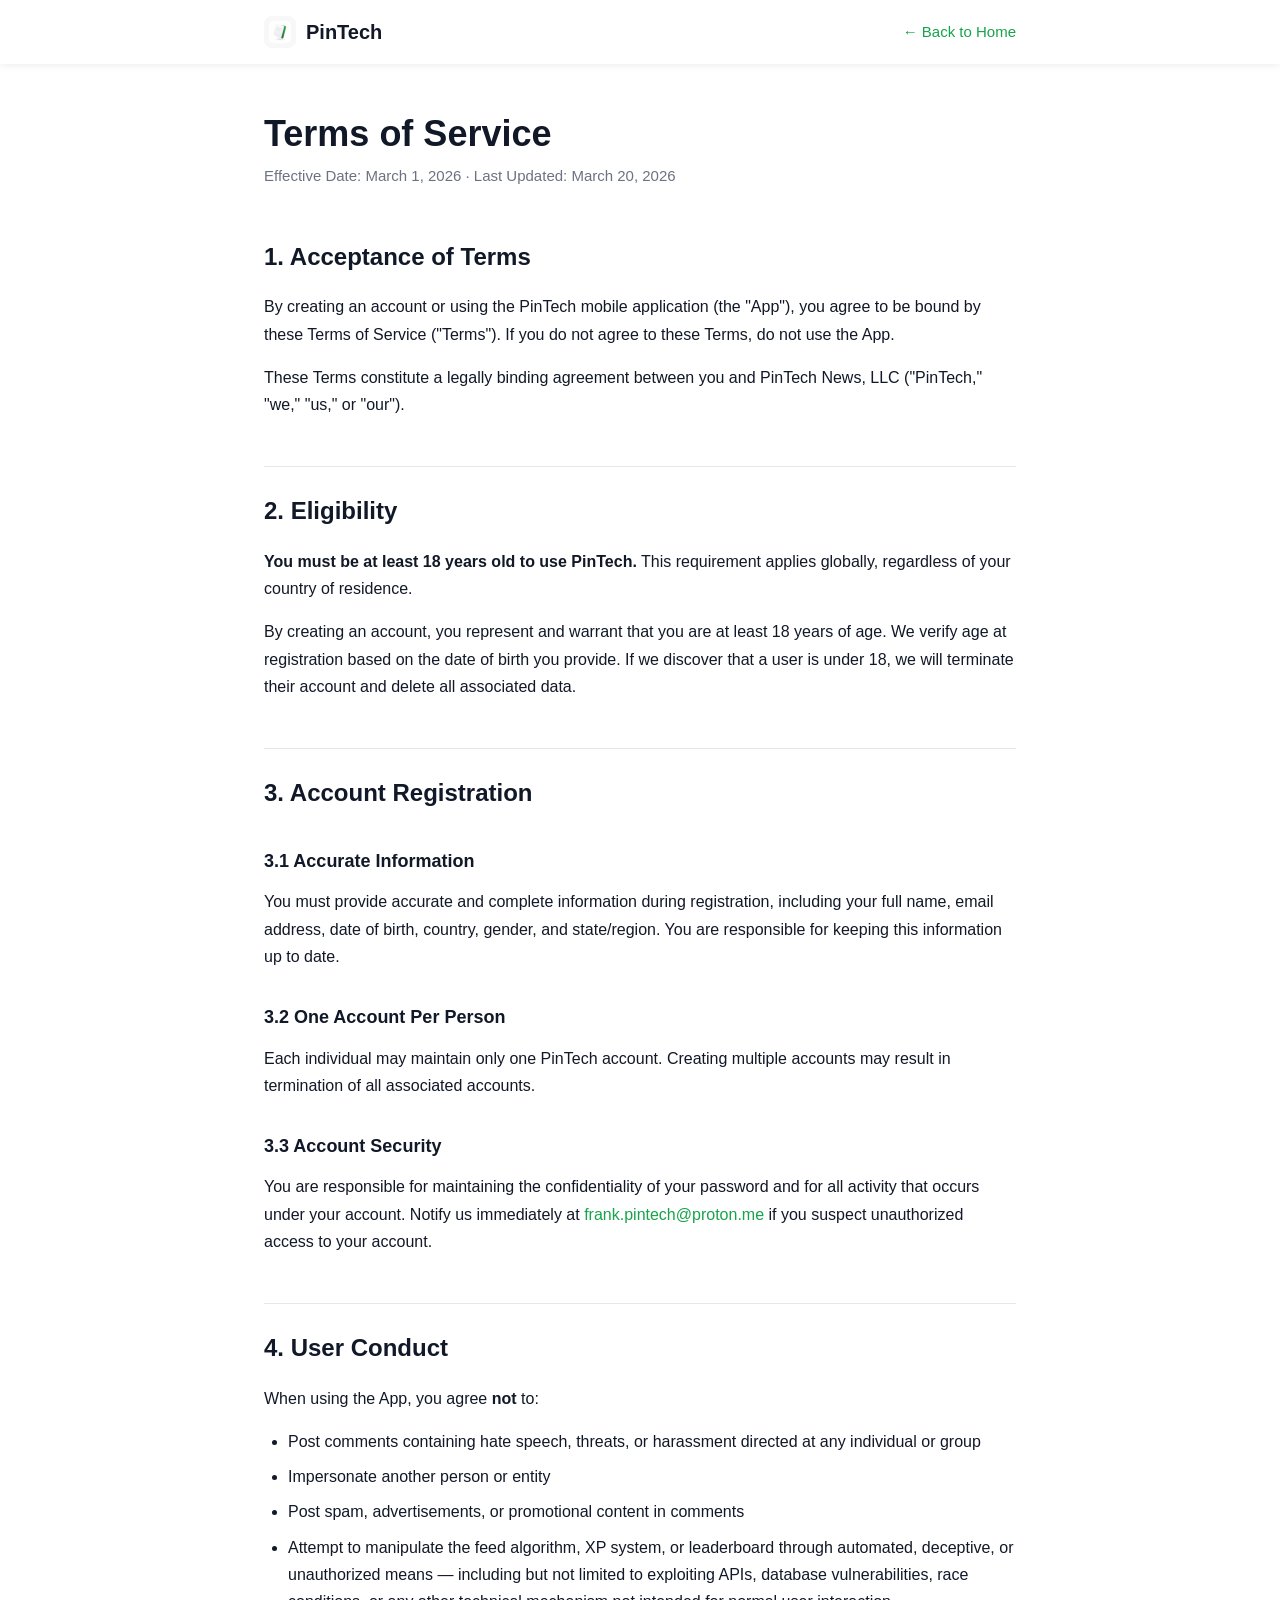
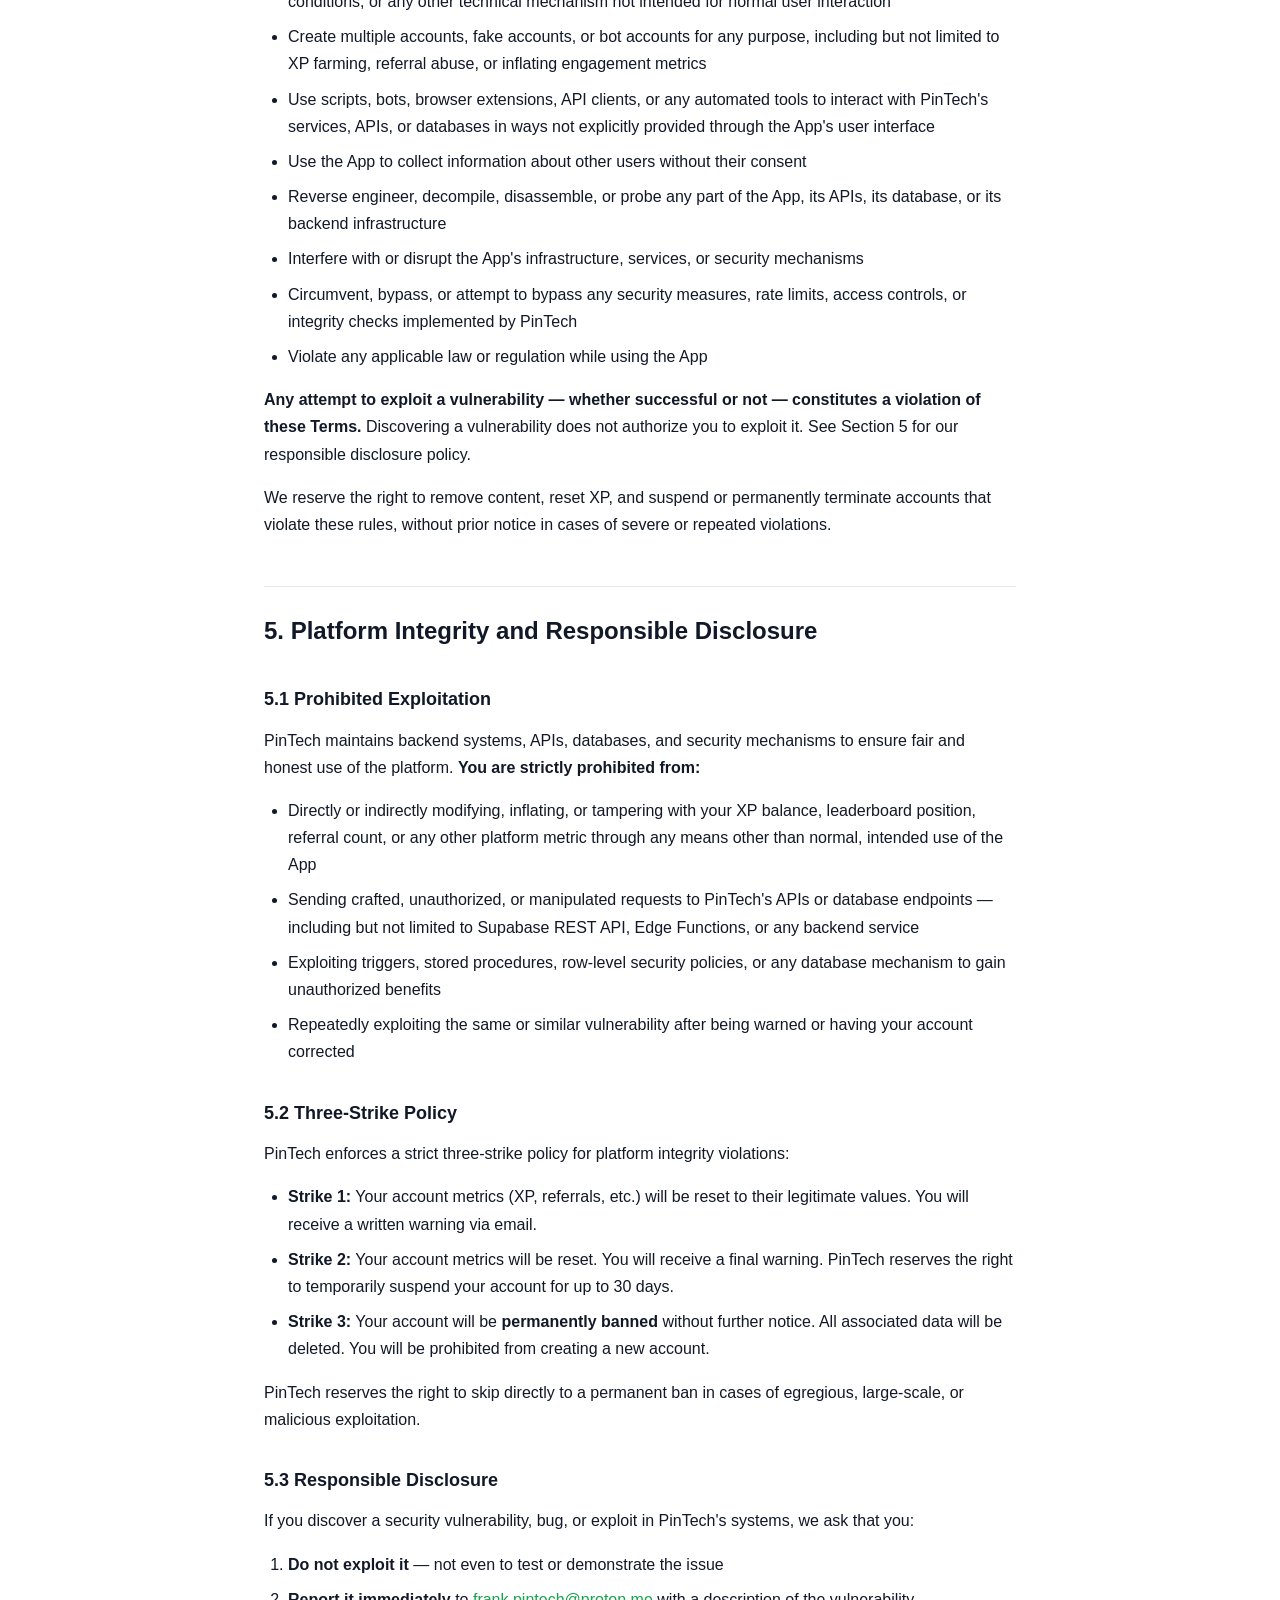
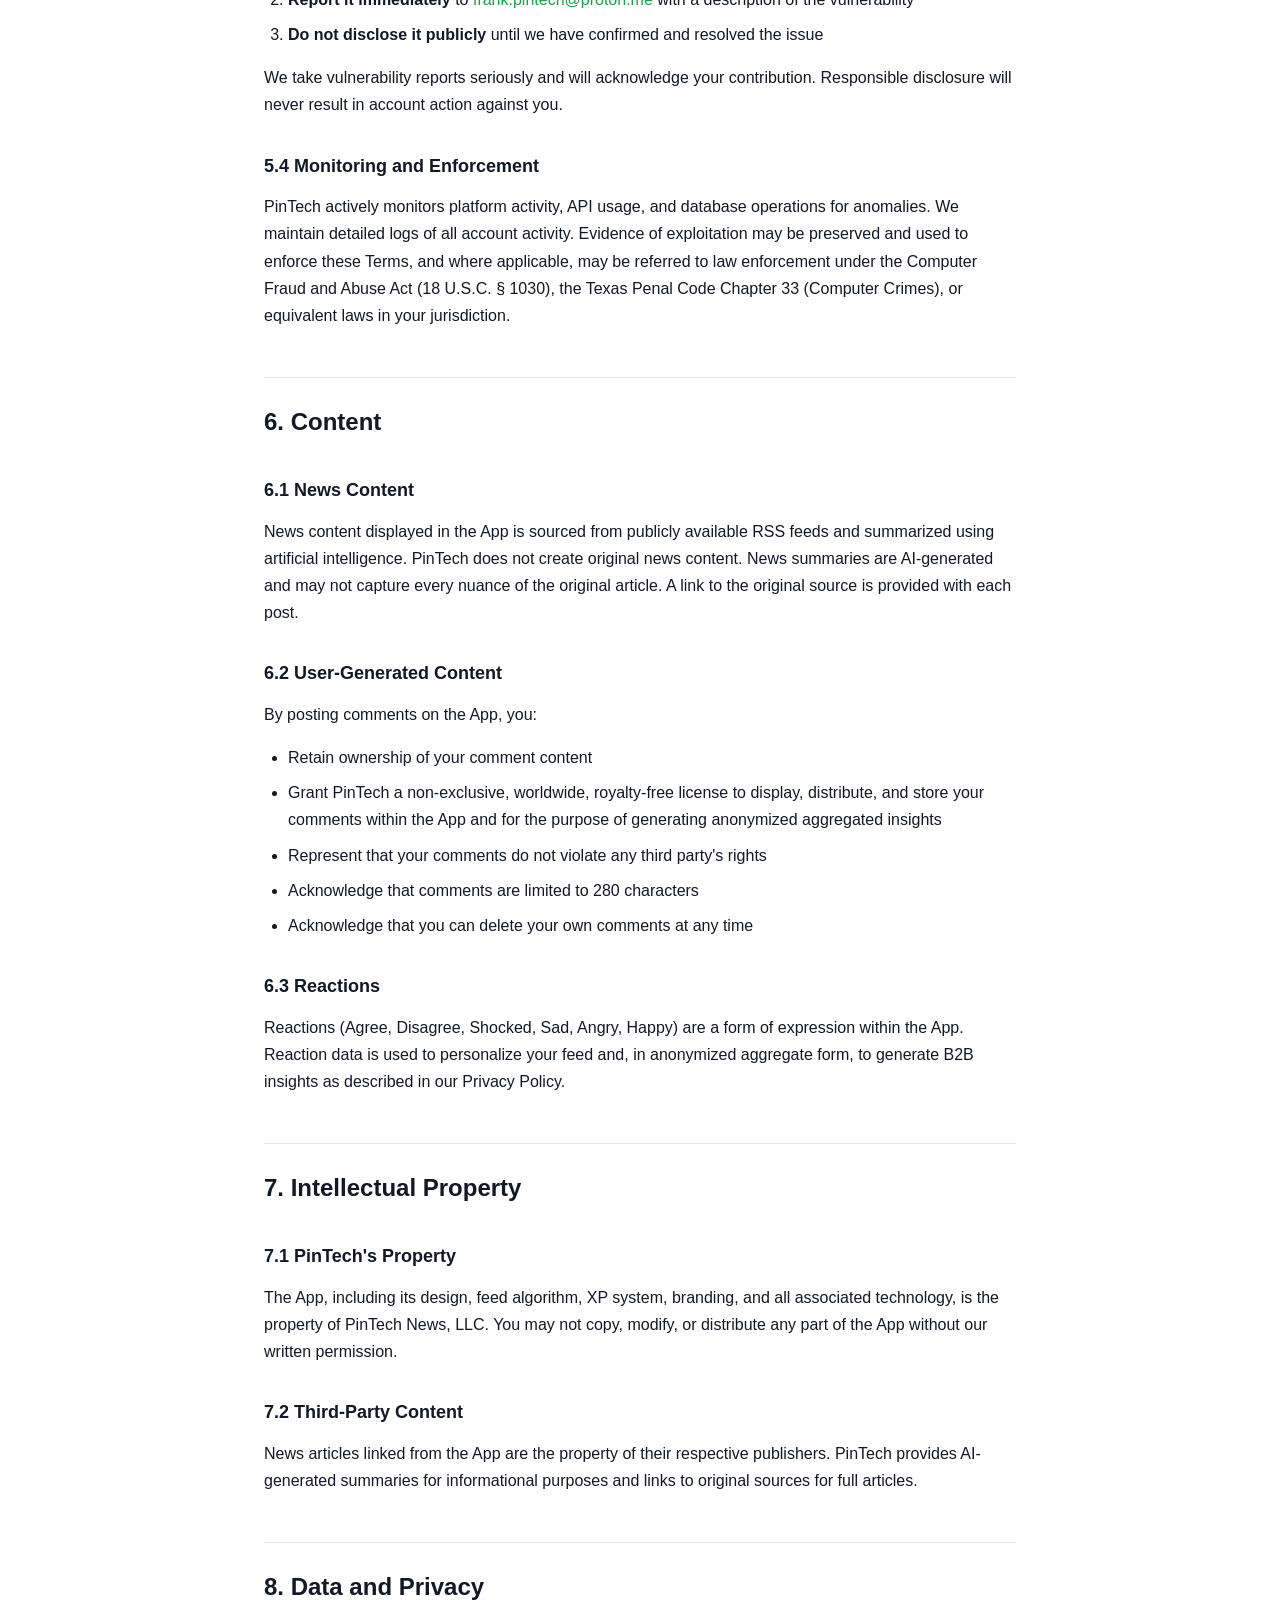
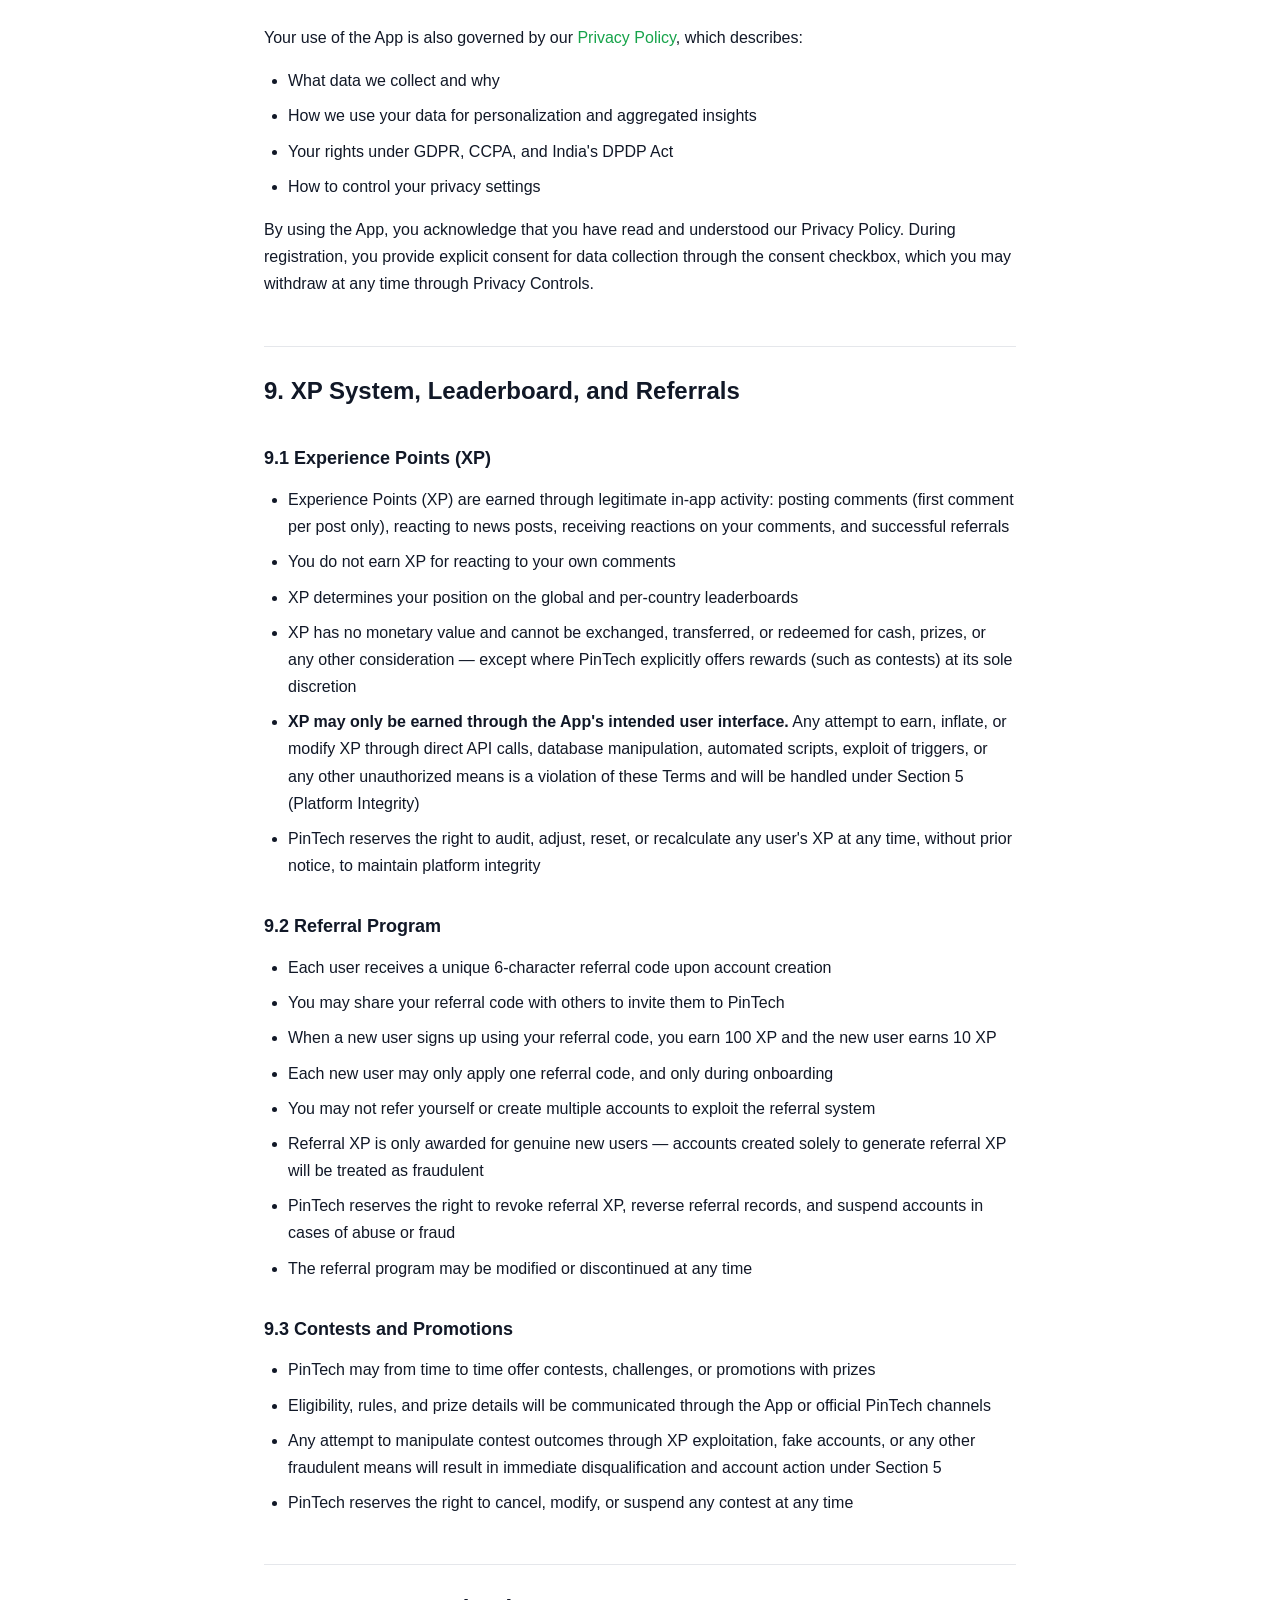
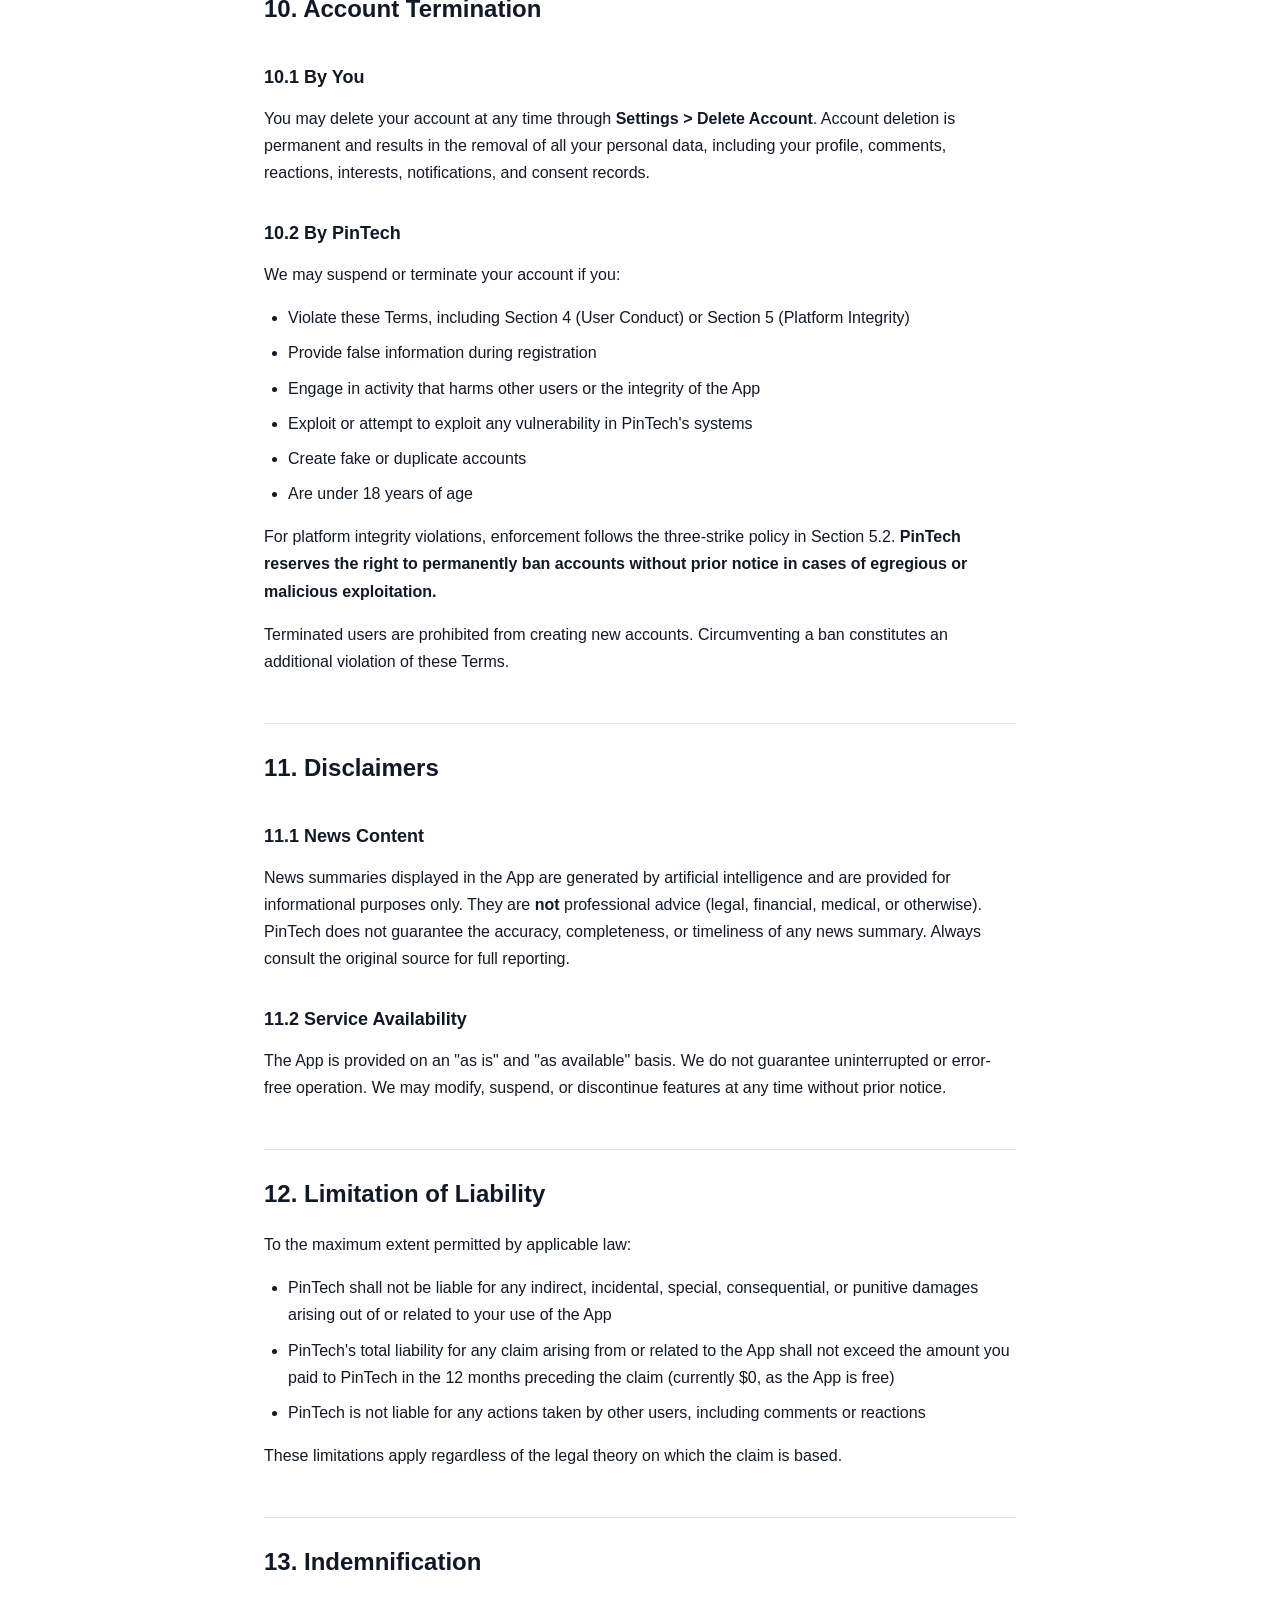
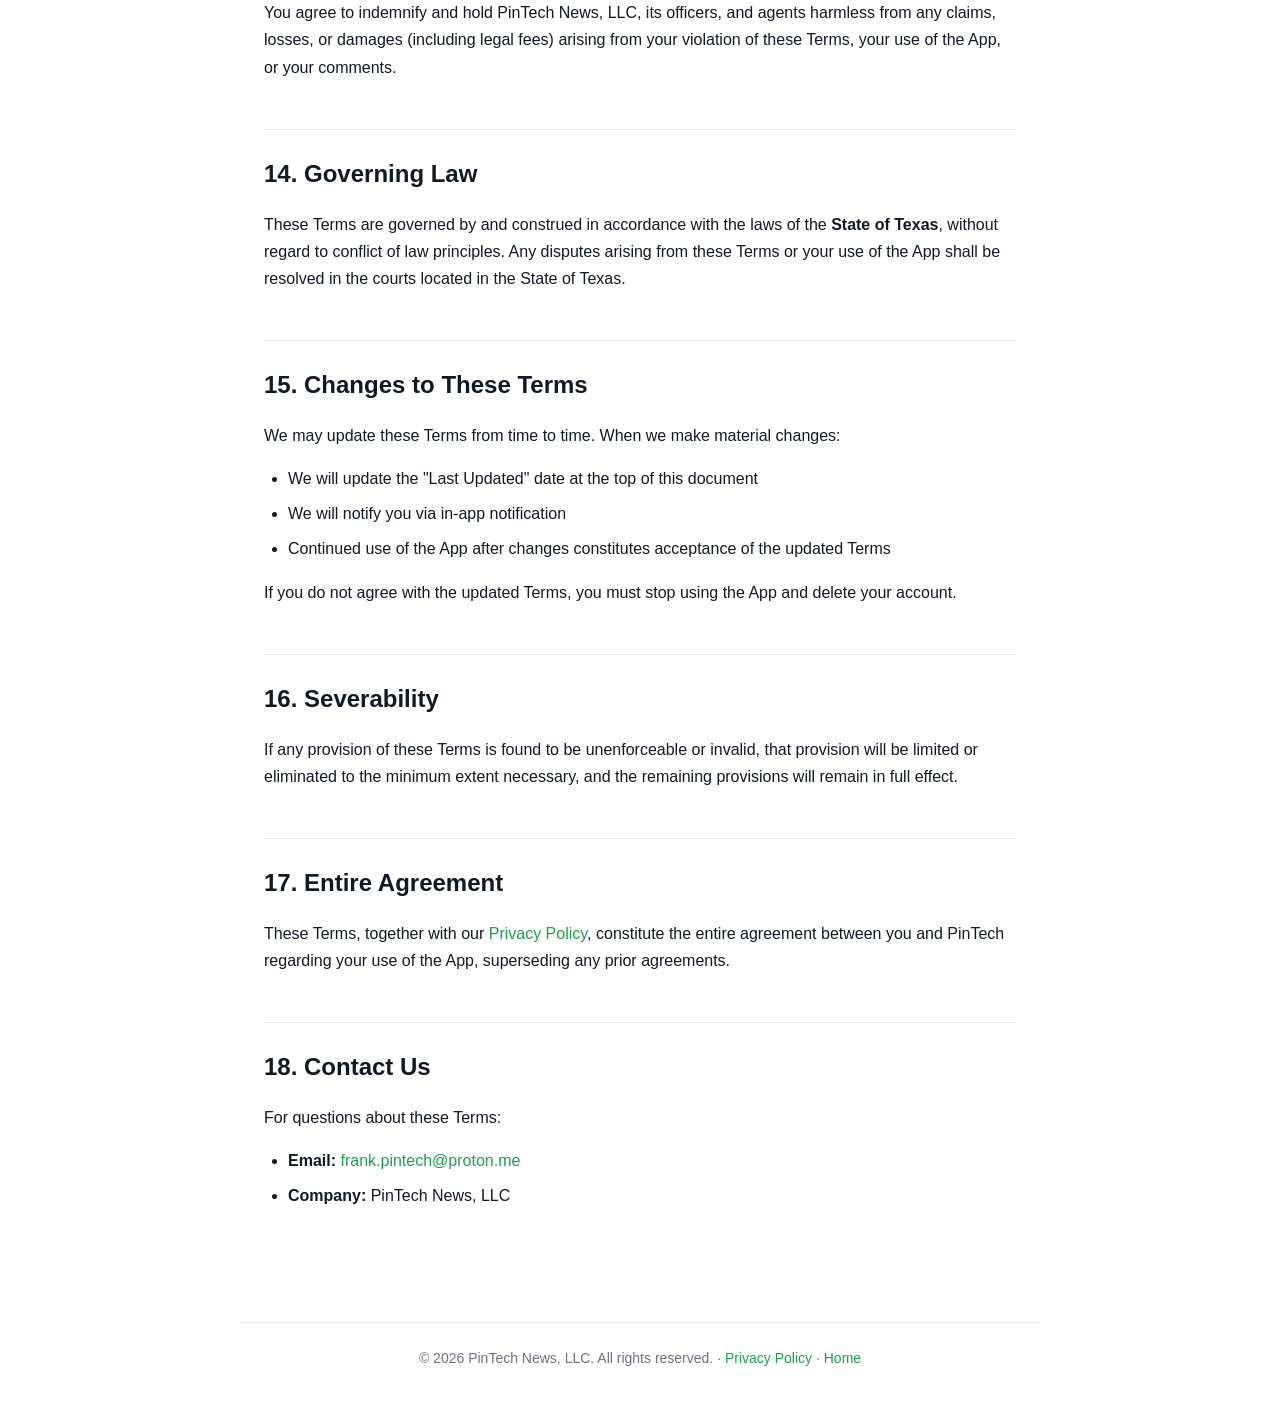
<file: terms-of-service.html>
<!DOCTYPE html>
<html lang="en">
<head>
  <meta charset="UTF-8">
  <meta name="viewport" content="width=device-width, initial-scale=1.0">
  <title>Terms of Service — PinTech</title>
  <meta name="description" content="PinTech Terms of Service. Read the rules and policies governing use of the PinTech app.">
  <link rel="icon" type="image/png" href="assets/favicon.png">
  <link rel="stylesheet" href="css/legal.css">
</head>
<body>

  <nav class="legal-nav">
    <div class="nav-inner">
      <a href="index.html" class="nav-logo">
        <img src="assets/icon.png" alt="PinTech logo" width="32" height="32">
        PinTech
      </a>
      <a href="index.html" class="back-link">&larr; Back to Home</a>
    </div>
  </nav>

  <main class="legal-content">
    <h1>Terms of Service</h1>
    <p class="meta">Effective Date: March 1, 2026 &middot; Last Updated: March 20, 2026</p>

    <h2>1. Acceptance of Terms</h2>
    <p>By creating an account or using the PinTech mobile application (the "App"), you agree to be bound by these Terms of Service ("Terms"). If you do not agree to these Terms, do not use the App.</p>
    <p>These Terms constitute a legally binding agreement between you and PinTech News, LLC ("PinTech," "we," "us," or "our").</p>

    <h2>2. Eligibility</h2>
    <p><strong>You must be at least 18 years old to use PinTech.</strong> This requirement applies globally, regardless of your country of residence.</p>
    <p>By creating an account, you represent and warrant that you are at least 18 years of age. We verify age at registration based on the date of birth you provide. If we discover that a user is under 18, we will terminate their account and delete all associated data.</p>

    <h2>3. Account Registration</h2>

    <h3>3.1 Accurate Information</h3>
    <p>You must provide accurate and complete information during registration, including your full name, email address, date of birth, country, gender, and state/region. You are responsible for keeping this information up to date.</p>

    <h3>3.2 One Account Per Person</h3>
    <p>Each individual may maintain only one PinTech account. Creating multiple accounts may result in termination of all associated accounts.</p>

    <h3>3.3 Account Security</h3>
    <p>You are responsible for maintaining the confidentiality of your password and for all activity that occurs under your account. Notify us immediately at <a href="mailto:frank.pintech@proton.me">frank.pintech@proton.me</a> if you suspect unauthorized access to your account.</p>

    <h2>4. User Conduct</h2>
    <p>When using the App, you agree <strong>not</strong> to:</p>
    <ul>
      <li>Post comments containing hate speech, threats, or harassment directed at any individual or group</li>
      <li>Impersonate another person or entity</li>
      <li>Post spam, advertisements, or promotional content in comments</li>
      <li>Attempt to manipulate the feed algorithm, XP system, or leaderboard through automated, deceptive, or unauthorized means — including but not limited to exploiting APIs, database vulnerabilities, race conditions, or any other technical mechanism not intended for normal user interaction</li>
      <li>Create multiple accounts, fake accounts, or bot accounts for any purpose, including but not limited to XP farming, referral abuse, or inflating engagement metrics</li>
      <li>Use scripts, bots, browser extensions, API clients, or any automated tools to interact with PinTech's services, APIs, or databases in ways not explicitly provided through the App's user interface</li>
      <li>Use the App to collect information about other users without their consent</li>
      <li>Reverse engineer, decompile, disassemble, or probe any part of the App, its APIs, its database, or its backend infrastructure</li>
      <li>Interfere with or disrupt the App's infrastructure, services, or security mechanisms</li>
      <li>Circumvent, bypass, or attempt to bypass any security measures, rate limits, access controls, or integrity checks implemented by PinTech</li>
      <li>Violate any applicable law or regulation while using the App</li>
    </ul>
    <p><strong>Any attempt to exploit a vulnerability — whether successful or not — constitutes a violation of these Terms.</strong> Discovering a vulnerability does not authorize you to exploit it. See Section 5 for our responsible disclosure policy.</p>
    <p>We reserve the right to remove content, reset XP, and suspend or permanently terminate accounts that violate these rules, without prior notice in cases of severe or repeated violations.</p>

    <h2>5. Platform Integrity and Responsible Disclosure</h2>

    <h3>5.1 Prohibited Exploitation</h3>
    <p>PinTech maintains backend systems, APIs, databases, and security mechanisms to ensure fair and honest use of the platform. <strong>You are strictly prohibited from:</strong></p>
    <ul>
      <li>Directly or indirectly modifying, inflating, or tampering with your XP balance, leaderboard position, referral count, or any other platform metric through any means other than normal, intended use of the App</li>
      <li>Sending crafted, unauthorized, or manipulated requests to PinTech's APIs or database endpoints — including but not limited to Supabase REST API, Edge Functions, or any backend service</li>
      <li>Exploiting triggers, stored procedures, row-level security policies, or any database mechanism to gain unauthorized benefits</li>
      <li>Repeatedly exploiting the same or similar vulnerability after being warned or having your account corrected</li>
    </ul>

    <h3>5.2 Three-Strike Policy</h3>
    <p>PinTech enforces a strict three-strike policy for platform integrity violations:</p>
    <ul>
      <li><strong>Strike 1:</strong> Your account metrics (XP, referrals, etc.) will be reset to their legitimate values. You will receive a written warning via email.</li>
      <li><strong>Strike 2:</strong> Your account metrics will be reset. You will receive a final warning. PinTech reserves the right to temporarily suspend your account for up to 30 days.</li>
      <li><strong>Strike 3:</strong> Your account will be <strong>permanently banned</strong> without further notice. All associated data will be deleted. You will be prohibited from creating a new account.</li>
    </ul>
    <p>PinTech reserves the right to skip directly to a permanent ban in cases of egregious, large-scale, or malicious exploitation.</p>

    <h3>5.3 Responsible Disclosure</h3>
    <p>If you discover a security vulnerability, bug, or exploit in PinTech's systems, we ask that you:</p>
    <ol>
      <li><strong>Do not exploit it</strong> — not even to test or demonstrate the issue</li>
      <li><strong>Report it immediately</strong> to <a href="mailto:frank.pintech@proton.me">frank.pintech@proton.me</a> with a description of the vulnerability</li>
      <li><strong>Do not disclose it publicly</strong> until we have confirmed and resolved the issue</li>
    </ol>
    <p>We take vulnerability reports seriously and will acknowledge your contribution. Responsible disclosure will never result in account action against you.</p>

    <h3>5.4 Monitoring and Enforcement</h3>
    <p>PinTech actively monitors platform activity, API usage, and database operations for anomalies. We maintain detailed logs of all account activity. Evidence of exploitation may be preserved and used to enforce these Terms, and where applicable, may be referred to law enforcement under the Computer Fraud and Abuse Act (18 U.S.C. &sect; 1030), the Texas Penal Code Chapter 33 (Computer Crimes), or equivalent laws in your jurisdiction.</p>

    <h2>6. Content</h2>

    <h3>6.1 News Content</h3>
    <p>News content displayed in the App is sourced from publicly available RSS feeds and summarized using artificial intelligence. PinTech does not create original news content. News summaries are AI-generated and may not capture every nuance of the original article. A link to the original source is provided with each post.</p>

    <h3>6.2 User-Generated Content</h3>
    <p>By posting comments on the App, you:</p>
    <ul>
      <li>Retain ownership of your comment content</li>
      <li>Grant PinTech a non-exclusive, worldwide, royalty-free license to display, distribute, and store your comments within the App and for the purpose of generating anonymized aggregated insights</li>
      <li>Represent that your comments do not violate any third party's rights</li>
      <li>Acknowledge that comments are limited to 280 characters</li>
      <li>Acknowledge that you can delete your own comments at any time</li>
    </ul>

    <h3>6.3 Reactions</h3>
    <p>Reactions (Agree, Disagree, Shocked, Sad, Angry, Happy) are a form of expression within the App. Reaction data is used to personalize your feed and, in anonymized aggregate form, to generate B2B insights as described in our Privacy Policy.</p>

    <h2>7. Intellectual Property</h2>

    <h3>7.1 PinTech's Property</h3>
    <p>The App, including its design, feed algorithm, XP system, branding, and all associated technology, is the property of PinTech News, LLC. You may not copy, modify, or distribute any part of the App without our written permission.</p>

    <h3>7.2 Third-Party Content</h3>
    <p>News articles linked from the App are the property of their respective publishers. PinTech provides AI-generated summaries for informational purposes and links to original sources for full articles.</p>

    <h2>8. Data and Privacy</h2>
    <p>Your use of the App is also governed by our <a href="privacy-policy.html">Privacy Policy</a>, which describes:</p>
    <ul>
      <li>What data we collect and why</li>
      <li>How we use your data for personalization and aggregated insights</li>
      <li>Your rights under GDPR, CCPA, and India's DPDP Act</li>
      <li>How to control your privacy settings</li>
    </ul>
    <p>By using the App, you acknowledge that you have read and understood our Privacy Policy. During registration, you provide explicit consent for data collection through the consent checkbox, which you may withdraw at any time through Privacy Controls.</p>

    <h2>9. XP System, Leaderboard, and Referrals</h2>

    <h3>9.1 Experience Points (XP)</h3>
    <ul>
      <li>Experience Points (XP) are earned through legitimate in-app activity: posting comments (first comment per post only), reacting to news posts, receiving reactions on your comments, and successful referrals</li>
      <li>You do not earn XP for reacting to your own comments</li>
      <li>XP determines your position on the global and per-country leaderboards</li>
      <li>XP has no monetary value and cannot be exchanged, transferred, or redeemed for cash, prizes, or any other consideration — except where PinTech explicitly offers rewards (such as contests) at its sole discretion</li>
      <li><strong>XP may only be earned through the App's intended user interface.</strong> Any attempt to earn, inflate, or modify XP through direct API calls, database manipulation, automated scripts, exploit of triggers, or any other unauthorized means is a violation of these Terms and will be handled under Section 5 (Platform Integrity)</li>
      <li>PinTech reserves the right to audit, adjust, reset, or recalculate any user's XP at any time, without prior notice, to maintain platform integrity</li>
    </ul>

    <h3>9.2 Referral Program</h3>
    <ul>
      <li>Each user receives a unique 6-character referral code upon account creation</li>
      <li>You may share your referral code with others to invite them to PinTech</li>
      <li>When a new user signs up using your referral code, you earn 100 XP and the new user earns 10 XP</li>
      <li>Each new user may only apply one referral code, and only during onboarding</li>
      <li>You may not refer yourself or create multiple accounts to exploit the referral system</li>
      <li>Referral XP is only awarded for genuine new users — accounts created solely to generate referral XP will be treated as fraudulent</li>
      <li>PinTech reserves the right to revoke referral XP, reverse referral records, and suspend accounts in cases of abuse or fraud</li>
      <li>The referral program may be modified or discontinued at any time</li>
    </ul>

    <h3>9.3 Contests and Promotions</h3>
    <ul>
      <li>PinTech may from time to time offer contests, challenges, or promotions with prizes</li>
      <li>Eligibility, rules, and prize details will be communicated through the App or official PinTech channels</li>
      <li>Any attempt to manipulate contest outcomes through XP exploitation, fake accounts, or any other fraudulent means will result in immediate disqualification and account action under Section 5</li>
      <li>PinTech reserves the right to cancel, modify, or suspend any contest at any time</li>
    </ul>

    <h2>10. Account Termination</h2>

    <h3>10.1 By You</h3>
    <p>You may delete your account at any time through <strong>Settings &gt; Delete Account</strong>. Account deletion is permanent and results in the removal of all your personal data, including your profile, comments, reactions, interests, notifications, and consent records.</p>

    <h3>10.2 By PinTech</h3>
    <p>We may suspend or terminate your account if you:</p>
    <ul>
      <li>Violate these Terms, including Section 4 (User Conduct) or Section 5 (Platform Integrity)</li>
      <li>Provide false information during registration</li>
      <li>Engage in activity that harms other users or the integrity of the App</li>
      <li>Exploit or attempt to exploit any vulnerability in PinTech's systems</li>
      <li>Create fake or duplicate accounts</li>
      <li>Are under 18 years of age</li>
    </ul>
    <p>For platform integrity violations, enforcement follows the three-strike policy in Section 5.2. <strong>PinTech reserves the right to permanently ban accounts without prior notice in cases of egregious or malicious exploitation.</strong></p>
    <p>Terminated users are prohibited from creating new accounts. Circumventing a ban constitutes an additional violation of these Terms.</p>

    <h2>11. Disclaimers</h2>

    <h3>11.1 News Content</h3>
    <p>News summaries displayed in the App are generated by artificial intelligence and are provided for informational purposes only. They are <strong>not</strong> professional advice (legal, financial, medical, or otherwise). PinTech does not guarantee the accuracy, completeness, or timeliness of any news summary. Always consult the original source for full reporting.</p>

    <h3>11.2 Service Availability</h3>
    <p>The App is provided on an "as is" and "as available" basis. We do not guarantee uninterrupted or error-free operation. We may modify, suspend, or discontinue features at any time without prior notice.</p>

    <h2>12. Limitation of Liability</h2>
    <p>To the maximum extent permitted by applicable law:</p>
    <ul>
      <li>PinTech shall not be liable for any indirect, incidental, special, consequential, or punitive damages arising out of or related to your use of the App</li>
      <li>PinTech's total liability for any claim arising from or related to the App shall not exceed the amount you paid to PinTech in the 12 months preceding the claim (currently $0, as the App is free)</li>
      <li>PinTech is not liable for any actions taken by other users, including comments or reactions</li>
    </ul>
    <p>These limitations apply regardless of the legal theory on which the claim is based.</p>

    <h2>13. Indemnification</h2>
    <p>You agree to indemnify and hold PinTech News, LLC, its officers, and agents harmless from any claims, losses, or damages (including legal fees) arising from your violation of these Terms, your use of the App, or your comments.</p>

    <h2>14. Governing Law</h2>
    <p>These Terms are governed by and construed in accordance with the laws of the <strong>State of Texas</strong>, without regard to conflict of law principles. Any disputes arising from these Terms or your use of the App shall be resolved in the courts located in the State of Texas.</p>

    <h2>15. Changes to These Terms</h2>
    <p>We may update these Terms from time to time. When we make material changes:</p>
    <ul>
      <li>We will update the "Last Updated" date at the top of this document</li>
      <li>We will notify you via in-app notification</li>
      <li>Continued use of the App after changes constitutes acceptance of the updated Terms</li>
    </ul>
    <p>If you do not agree with the updated Terms, you must stop using the App and delete your account.</p>

    <h2>16. Severability</h2>
    <p>If any provision of these Terms is found to be unenforceable or invalid, that provision will be limited or eliminated to the minimum extent necessary, and the remaining provisions will remain in full effect.</p>

    <h2>17. Entire Agreement</h2>
    <p>These Terms, together with our <a href="privacy-policy.html">Privacy Policy</a>, constitute the entire agreement between you and PinTech regarding your use of the App, superseding any prior agreements.</p>

    <h2>18. Contact Us</h2>
    <p>For questions about these Terms:</p>
    <ul>
      <li><strong>Email:</strong> <a href="mailto:frank.pintech@proton.me">frank.pintech@proton.me</a></li>
      <li><strong>Company:</strong> PinTech News, LLC</li>
    </ul>
  </main>

  <footer class="legal-footer">
    &copy; 2026 PinTech News, LLC. All rights reserved. &middot;
    <a href="privacy-policy.html">Privacy Policy</a> &middot;
    <a href="index.html">Home</a>
  </footer>

</body>
</html>
</file>
<file: css/main.css>
/* ========================================
   PinTech Landing Page — Design System
   ======================================== */

/* --- Variables --- */
:root {
  --primary: #16A34A;
  --primary-hover: #15803D;
  --bg-dark: #111827;
  --bg-white: #FFFFFF;
  --text: #111827;
  --text-muted: #6B7280;
  --text-on-dark: #F9FAFB;
  --text-muted-on-dark: #9CA3AF;
  --card-bg: #FFFFFF;
  --card-bg-dark: #1F2937;
  --card-shadow: 0 2px 8px rgba(0, 0, 0, 0.08);
  --card-shadow-dark: 0 2px 8px rgba(0, 0, 0, 0.3);
  --radius: 12px;
  --radius-sm: 8px;
  --max-width: 1120px;
  --nav-height: 64px;
}

/* --- Reset --- */
*, *::before, *::after {
  margin: 0;
  padding: 0;
  box-sizing: border-box;
}

html {
  scroll-behavior: smooth;
  -webkit-text-size-adjust: 100%;
}

body {
  font-family: -apple-system, BlinkMacSystemFont, "Segoe UI", Roboto, Helvetica, Arial, sans-serif;
  color: var(--text);
  background: var(--bg-white);
  line-height: 1.6;
  -webkit-font-smoothing: antialiased;
}

img {
  max-width: 100%;
  display: block;
}

a {
  color: inherit;
  text-decoration: none;
}

/* --- Typography --- */
h1 { font-size: 3rem; font-weight: 800; line-height: 1.1; letter-spacing: -0.02em; }
h2 { font-size: 2.25rem; font-weight: 700; line-height: 1.2; letter-spacing: -0.01em; }
h3 { font-size: 1.25rem; font-weight: 600; line-height: 1.3; }
p  { font-size: 1.125rem; line-height: 1.7; }

/* --- Layout --- */
.container {
  max-width: var(--max-width);
  margin: 0 auto;
  padding: 0 24px;
}

section {
  padding: 96px 0;
}

.section-dark {
  background: var(--bg-dark);
  color: var(--text-on-dark);
}

.section-label {
  font-size: 0.8125rem;
  font-weight: 700;
  text-transform: uppercase;
  letter-spacing: 0.1em;
  color: var(--primary);
  margin-bottom: 12px;
}

.section-title {
  margin-bottom: 16px;
}

.section-subtitle {
  font-size: 1.125rem;
  color: var(--text-muted);
  max-width: 640px;
  margin-bottom: 56px;
}

.section-dark .section-subtitle {
  color: var(--text-muted-on-dark);
}

/* --- Navbar --- */
.navbar {
  position: fixed;
  top: 0;
  left: 0;
  right: 0;
  height: var(--nav-height);
  z-index: 100;
  transition: background 0.3s, box-shadow 0.3s;
}

.navbar.scrolled {
  background: var(--bg-white);
  box-shadow: 0 1px 8px rgba(0, 0, 0, 0.08);
}

.navbar .container {
  display: flex;
  align-items: center;
  justify-content: space-between;
  height: 100%;
}

.nav-logo {
  display: flex;
  align-items: center;
  gap: 10px;
  font-size: 1.25rem;
  font-weight: 700;
}

.nav-logo img {
  width: 36px;
  height: 36px;
  border-radius: 8px;
}

.nav-links {
  display: flex;
  align-items: center;
  gap: 32px;
  list-style: none;
}

.nav-links a {
  font-size: 0.9375rem;
  font-weight: 500;
  color: var(--text-muted);
  transition: color 0.2s;
}

.nav-links a:hover {
  color: var(--text);
}

.nav-cta {
  background: var(--primary);
  color: #fff !important;
  padding: 8px 20px;
  border-radius: var(--radius-sm);
  font-weight: 600;
  transition: background 0.2s;
}

.nav-cta:hover {
  background: var(--primary-hover);
}

/* Hamburger */
.hamburger {
  display: none;
  flex-direction: column;
  gap: 5px;
  cursor: pointer;
  background: none;
  border: none;
  padding: 4px;
}

.hamburger span {
  display: block;
  width: 24px;
  height: 2px;
  background: var(--text);
  border-radius: 2px;
  transition: transform 0.3s, opacity 0.3s;
}

/* --- Hero --- */
.hero {
  padding-top: calc(var(--nav-height) + 80px);
  padding-bottom: 96px;
  text-align: center;
}

.hero h1 {
  margin-bottom: 20px;
}

.hero .highlight {
  color: var(--primary);
}

.hero p {
  color: var(--text-muted);
  max-width: 560px;
  margin: 0 auto 40px;
}

.btn {
  display: inline-block;
  background: var(--primary);
  color: #fff;
  padding: 14px 32px;
  border-radius: var(--radius-sm);
  font-size: 1.0625rem;
  font-weight: 600;
  transition: background 0.2s, transform 0.1s;
}

.btn:hover {
  background: var(--primary-hover);
  transform: translateY(-1px);
}

.btn-outline {
  background: transparent;
  border: 2px solid var(--primary);
  color: var(--primary);
}

.btn-outline:hover {
  background: var(--primary);
  color: #fff;
}

.hero-buttons {
  display: flex;
  gap: 16px;
  justify-content: center;
  flex-wrap: wrap;
}

/* --- Store Badges --- */
.store-badges {
  display: flex;
  gap: 12px;
  justify-content: center;
  margin-top: 20px;
  flex-wrap: wrap;
}

.store-badge {
  display: inline-block;
  padding: 10px 20px;
  border-radius: var(--radius-sm);
  background: var(--bg-dark);
  color: var(--text-muted-on-dark);
  font-size: 0.875rem;
  font-weight: 600;
  letter-spacing: 0.02em;
  text-decoration: none;
  transition: background 0.2s, color 0.2s;
}

a.store-badge:hover {
  background: var(--green);
  color: #fff;
}

/* --- Phone Showcase --- */
.phone-showcase {
  display: flex;
  gap: 40px;
  justify-content: center;
  align-items: flex-start;
  flex-wrap: wrap;
  margin-top: 16px;
}

.phone-frame {
  position: relative;
  width: 260px;
  background: #000;
  border-radius: 36px;
  padding: 12px;
  box-shadow: 0 24px 48px rgba(0, 0, 0, 0.4), 0 0 0 1px rgba(255, 255, 255, 0.08);
}

.phone-screen {
  width: 100%;
  height: 460px;
  border-radius: 24px;
  overflow: hidden;
}

.phone-notch {
  position: absolute;
  top: 12px;
  left: 50%;
  transform: translateX(-50%);
  width: 80px;
  height: 24px;
  background: #000;
  border-radius: 0 0 16px 16px;
  z-index: 2;
}

.phone-frame img {
  width: 100%;
  display: block;
}

.phone-caption {
  text-align: center;
  font-size: 0.875rem;
  font-weight: 600;
  color: var(--text-muted-on-dark);
  margin-top: 16px;
  padding-bottom: 4px;
}

/* --- Grid --- */
.grid-3 {
  display: grid;
  grid-template-columns: repeat(3, 1fr);
  gap: 32px;
}

.grid-2 {
  display: grid;
  grid-template-columns: repeat(2, 1fr);
  gap: 32px;
}

/* --- Cards --- */
.card {
  background: var(--card-bg);
  border-radius: var(--radius);
  padding: 32px;
  box-shadow: var(--card-shadow);
}

.section-dark .card {
  background: var(--card-bg-dark);
  box-shadow: var(--card-shadow-dark);
}

.card-icon {
  font-size: 2rem;
  margin-bottom: 16px;
}

.card h3 {
  margin-bottom: 8px;
}

.card p {
  font-size: 1rem;
  color: var(--text-muted);
}

.section-dark .card p {
  color: var(--text-muted-on-dark);
}

/* --- Stat Card --- */
.stat-card {
  text-align: center;
}

.stat-number {
  font-size: 3rem;
  font-weight: 800;
  color: var(--primary);
  line-height: 1;
  margin-bottom: 8px;
}

.stat-label {
  font-size: 1rem;
  color: var(--text-muted-on-dark);
}

/* --- Flow Diagram --- */
.flow {
  display: flex;
  align-items: center;
  justify-content: center;
  gap: 12px;
  flex-wrap: wrap;
}

.flow-step {
  background: var(--card-bg-dark);
  border-radius: var(--radius);
  padding: 20px 24px;
  text-align: center;
  min-width: 140px;
}

.flow-step .flow-icon {
  font-size: 1.5rem;
  margin-bottom: 8px;
}

.flow-step p {
  font-size: 0.9375rem;
  font-weight: 500;
}

.flow-arrow {
  font-size: 1.5rem;
  color: var(--primary);
  flex-shrink: 0;
}

/* --- Checklist --- */
.checklist {
  list-style: none;
  display: grid;
  grid-template-columns: repeat(2, 1fr);
  gap: 12px;
  margin-bottom: 40px;
}

.checklist li {
  font-size: 1rem;
  padding: 8px 0;
}

.checklist li::before {
  content: "\2705";
  margin-right: 8px;
}

/* --- Tech Stack Bar --- */
.tech-bar {
  display: flex;
  gap: 24px;
  flex-wrap: wrap;
  padding: 20px 24px;
  background: #F3F4F6;
  border-radius: var(--radius-sm);
}

.tech-bar span {
  font-size: 0.9375rem;
  font-weight: 500;
  color: var(--text-muted);
}

/* --- Table --- */
.data-table {
  width: 100%;
  border-collapse: collapse;
  margin-top: 32px;
}

.data-table th,
.data-table td {
  padding: 14px 20px;
  text-align: left;
  font-size: 1rem;
}

.data-table thead th {
  background: var(--card-bg-dark);
  color: var(--text-on-dark);
  font-weight: 600;
  border-bottom: 2px solid var(--primary);
}

.section-dark .data-table thead th {
  background: rgba(255, 255, 255, 0.05);
}

.data-table tbody tr {
  border-bottom: 1px solid #E5E7EB;
}

.section-dark .data-table tbody tr {
  border-bottom: 1px solid rgba(255, 255, 255, 0.08);
}

.data-table tbody td {
  color: var(--text);
}

.section-dark .data-table tbody td {
  color: var(--text-on-dark);
}

/* --- Pricing Tiers --- */
.tier {
  border-left: 3px solid var(--primary);
  padding-left: 20px;
  margin-bottom: 24px;
}

.tier h3 {
  margin-bottom: 4px;
}

.tier .price {
  font-size: 1rem;
  color: var(--primary);
  font-weight: 600;
}

.tier p {
  font-size: 0.9375rem;
  color: var(--text-muted);
  margin-top: 4px;
}

/* --- Team Cards --- */
.team-card {
  text-align: center;
}

.team-card .team-avatar {
  width: 80px;
  height: 80px;
  border-radius: 50%;
  margin: 0 auto 16px;
  display: flex;
  align-items: center;
  justify-content: center;
  font-size: 2rem;
  font-weight: 700;
  color: #fff;
}

.team-card .team-name {
  font-size: 1.25rem;
  font-weight: 700;
  margin-bottom: 4px;
}

.team-card .team-role {
  font-size: 0.9375rem;
  color: var(--primary);
  font-weight: 600;
  margin-bottom: 12px;
}

.team-card .team-bio {
  font-size: 0.9375rem;
  color: var(--text-muted);
  line-height: 1.6;
}

/* --- Advantage List --- */
.advantage-list {
  list-style: none;
  margin-top: 48px;
}

.advantage-list li {
  display: flex;
  gap: 16px;
  margin-bottom: 24px;
  align-items: flex-start;
}

.advantage-number {
  background: var(--primary);
  color: #fff;
  width: 32px;
  height: 32px;
  border-radius: 50%;
  display: flex;
  align-items: center;
  justify-content: center;
  font-weight: 700;
  font-size: 0.875rem;
  flex-shrink: 0;
}

.advantage-list li p {
  font-size: 1rem;
}

.advantage-list li strong {
  display: block;
  margin-bottom: 2px;
}

/* --- Vision Timeline --- */
.timeline {
  display: flex;
  gap: 32px;
  margin-top: 48px;
}

.timeline-item {
  flex: 1;
  position: relative;
  padding-left: 24px;
  border-left: 3px solid var(--primary);
}

.timeline-year {
  font-size: 0.875rem;
  font-weight: 700;
  color: var(--primary);
  text-transform: uppercase;
  letter-spacing: 0.05em;
  margin-bottom: 8px;
}

.timeline-item p {
  font-size: 1.0625rem;
  color: var(--text-on-dark);
}

/* --- Contact Section --- */
.contact-section {
  text-align: center;
}

.contact-section .section-subtitle {
  margin-left: auto;
  margin-right: auto;
}

.contact-amount {
  font-size: 1.5rem;
  font-weight: 700;
  color: var(--primary);
  margin-bottom: 32px;
}

/* --- Footer --- */
.footer {
  background: var(--bg-dark);
  padding: 32px 0;
  border-top: 1px solid rgba(255, 255, 255, 0.08);
}

.footer .container {
  display: flex;
  justify-content: space-between;
  align-items: center;
}

.footer-text {
  font-size: 0.875rem;
  color: var(--text-muted-on-dark);
}

.footer-links {
  display: flex;
  gap: 24px;
  list-style: none;
}

.footer-links a {
  font-size: 0.875rem;
  color: var(--text-muted-on-dark);
  transition: color 0.2s;
}

.footer-links a:hover {
  color: var(--text-on-dark);
}

/* --- Privacy Callout --- */
.privacy-callout {
  background: rgba(22, 163, 74, 0.08);
  border: 1px solid rgba(22, 163, 74, 0.2);
  border-radius: var(--radius);
  padding: 24px 32px;
  margin-top: 40px;
  display: flex;
  gap: 16px;
  align-items: flex-start;
}

.privacy-callout .callout-icon {
  font-size: 1.5rem;
  flex-shrink: 0;
}

.privacy-callout p {
  font-size: 0.9375rem;
}

/* --- Phase Labels --- */
.phase-block {
  margin-bottom: 32px;
}

.phase-label {
  display: inline-block;
  background: var(--primary);
  color: #fff;
  padding: 4px 12px;
  border-radius: 4px;
  font-size: 0.8125rem;
  font-weight: 700;
  margin-bottom: 12px;
}

.phase-block h3 {
  margin-bottom: 8px;
}

.phase-block p {
  font-size: 1rem;
  color: var(--text-muted);
}

.phase-block ul {
  margin-top: 8px;
  padding-left: 20px;
}

.phase-block ul li {
  font-size: 0.9375rem;
  color: var(--text-muted);
  margin-bottom: 4px;
}

/* --- Animations --- */
[data-animate] {
  opacity: 0;
  transform: translateY(24px);
  transition: opacity 0.6s ease, transform 0.6s ease;
}

[data-animate].visible {
  opacity: 1;
  transform: translateY(0);
}

/* --- Responsive: Tablet --- */
@media (max-width: 768px) {
  h1 { font-size: 2.25rem; }
  h2 { font-size: 1.75rem; }
  section { padding: 64px 0; }

  .grid-3 { grid-template-columns: 1fr; }
  .grid-2 { grid-template-columns: 1fr; }

  .checklist { grid-template-columns: 1fr; }

  .flow { flex-direction: column; }
  .flow-arrow { transform: rotate(90deg); }

  .timeline { flex-direction: column; }

  .phone-showcase { gap: 32px; }
  .phone-frame { width: 220px; border-radius: 30px; padding: 10px; }
  .phone-screen { height: 390px; border-radius: 20px; }
  .phone-notch { width: 64px; height: 20px; top: 10px; }

  .nav-links { display: none; }
  .hamburger { display: flex; }

  /* Mobile nav */
  .nav-open .nav-links {
    display: flex;
    flex-direction: column;
    position: absolute;
    top: var(--nav-height);
    left: 0;
    right: 0;
    background: var(--bg-white);
    padding: 24px;
    gap: 16px;
    box-shadow: 0 4px 16px rgba(0, 0, 0, 0.1);
  }

  .nav-open .hamburger span:nth-child(1) { transform: rotate(45deg) translate(5px, 5px); }
  .nav-open .hamburger span:nth-child(2) { opacity: 0; }
  .nav-open .hamburger span:nth-child(3) { transform: rotate(-45deg) translate(5px, -5px); }

  .footer .container {
    flex-direction: column;
    gap: 16px;
    text-align: center;
  }

  .data-table { font-size: 0.875rem; }
  .data-table th, .data-table td { padding: 10px 12px; }
}

/* --- Responsive: Small Phone --- */
@media (max-width: 480px) {
  h1 { font-size: 1.875rem; }
  .container { padding: 0 16px; }
  .hero { padding-top: calc(var(--nav-height) + 48px); padding-bottom: 64px; }
  .stat-number { font-size: 2.25rem; }
  .hero-buttons { flex-direction: column; align-items: center; }
  .hero-buttons .btn { width: 100%; text-align: center; }
  .store-badges { flex-direction: column; align-items: center; }
  .phone-frame { width: 200px; border-radius: 28px; padding: 8px; }
  .phone-screen { height: 350px; border-radius: 20px; }
  .phone-notch { width: 56px; height: 18px; top: 8px; }
}
</file>
<file: css/legal.css>
/* ========================================
   PinTech Legal Pages — Reading Styles
   ======================================== */

:root {
  --primary: #16A34A;
  --bg-white: #FFFFFF;
  --text: #111827;
  --text-muted: #6B7280;
  --nav-height: 64px;
}

*, *::before, *::after {
  margin: 0;
  padding: 0;
  box-sizing: border-box;
}

html {
  -webkit-text-size-adjust: 100%;
}

body {
  font-family: -apple-system, BlinkMacSystemFont, "Segoe UI", Roboto, Helvetica, Arial, sans-serif;
  color: var(--text);
  background: var(--bg-white);
  line-height: 1.7;
  -webkit-font-smoothing: antialiased;
}

a {
  color: var(--primary);
  text-decoration: none;
}

a:hover {
  text-decoration: underline;
}

/* --- Legal Navbar --- */
.legal-nav {
  position: sticky;
  top: 0;
  height: var(--nav-height);
  background: var(--bg-white);
  box-shadow: 0 1px 8px rgba(0, 0, 0, 0.08);
  z-index: 100;
  display: flex;
  align-items: center;
}

.legal-nav .nav-inner {
  max-width: 800px;
  margin: 0 auto;
  padding: 0 24px;
  width: 100%;
  display: flex;
  justify-content: space-between;
  align-items: center;
}

.legal-nav .nav-logo {
  display: flex;
  align-items: center;
  gap: 10px;
  font-size: 1.25rem;
  font-weight: 700;
  color: var(--text);
  text-decoration: none;
}

.legal-nav .nav-logo img {
  width: 32px;
  height: 32px;
  border-radius: 8px;
}

.legal-nav .back-link {
  font-size: 0.9375rem;
  font-weight: 500;
  color: var(--primary);
}

/* --- Content --- */
.legal-content {
  max-width: 800px;
  margin: 0 auto;
  padding: 48px 24px 96px;
}

.legal-content h1 {
  font-size: 2.25rem;
  font-weight: 800;
  line-height: 1.2;
  margin-bottom: 8px;
}

.legal-content .meta {
  font-size: 0.9375rem;
  color: var(--text-muted);
  margin-bottom: 48px;
}

.legal-content h2 {
  font-size: 1.5rem;
  font-weight: 700;
  margin-top: 48px;
  margin-bottom: 16px;
  padding-top: 24px;
  border-top: 1px solid #E5E7EB;
}

.legal-content h2:first-of-type {
  border-top: none;
  padding-top: 0;
}

.legal-content h3 {
  font-size: 1.125rem;
  font-weight: 600;
  margin-top: 32px;
  margin-bottom: 12px;
}

.legal-content p {
  font-size: 1rem;
  margin-bottom: 16px;
}

.legal-content ul,
.legal-content ol {
  padding-left: 24px;
  margin-bottom: 16px;
}

.legal-content li {
  font-size: 1rem;
  margin-bottom: 8px;
}

.legal-content strong {
  font-weight: 600;
}

/* --- Tables --- */
.legal-content table {
  width: 100%;
  border-collapse: collapse;
  margin: 16px 0 24px;
}

.legal-content th,
.legal-content td {
  padding: 10px 16px;
  text-align: left;
  font-size: 0.9375rem;
  border-bottom: 1px solid #E5E7EB;
}

.legal-content th {
  font-weight: 600;
  background: #F9FAFB;
}

/* --- Footer --- */
.legal-footer {
  max-width: 800px;
  margin: 0 auto;
  padding: 24px 24px 48px;
  border-top: 1px solid #E5E7EB;
  font-size: 0.875rem;
  color: var(--text-muted);
  text-align: center;
}

/* --- Responsive --- */
@media (max-width: 480px) {
  .legal-content { padding: 32px 16px 64px; }
  .legal-content h1 { font-size: 1.75rem; }
  .legal-content h2 { font-size: 1.25rem; }
}
</file>
